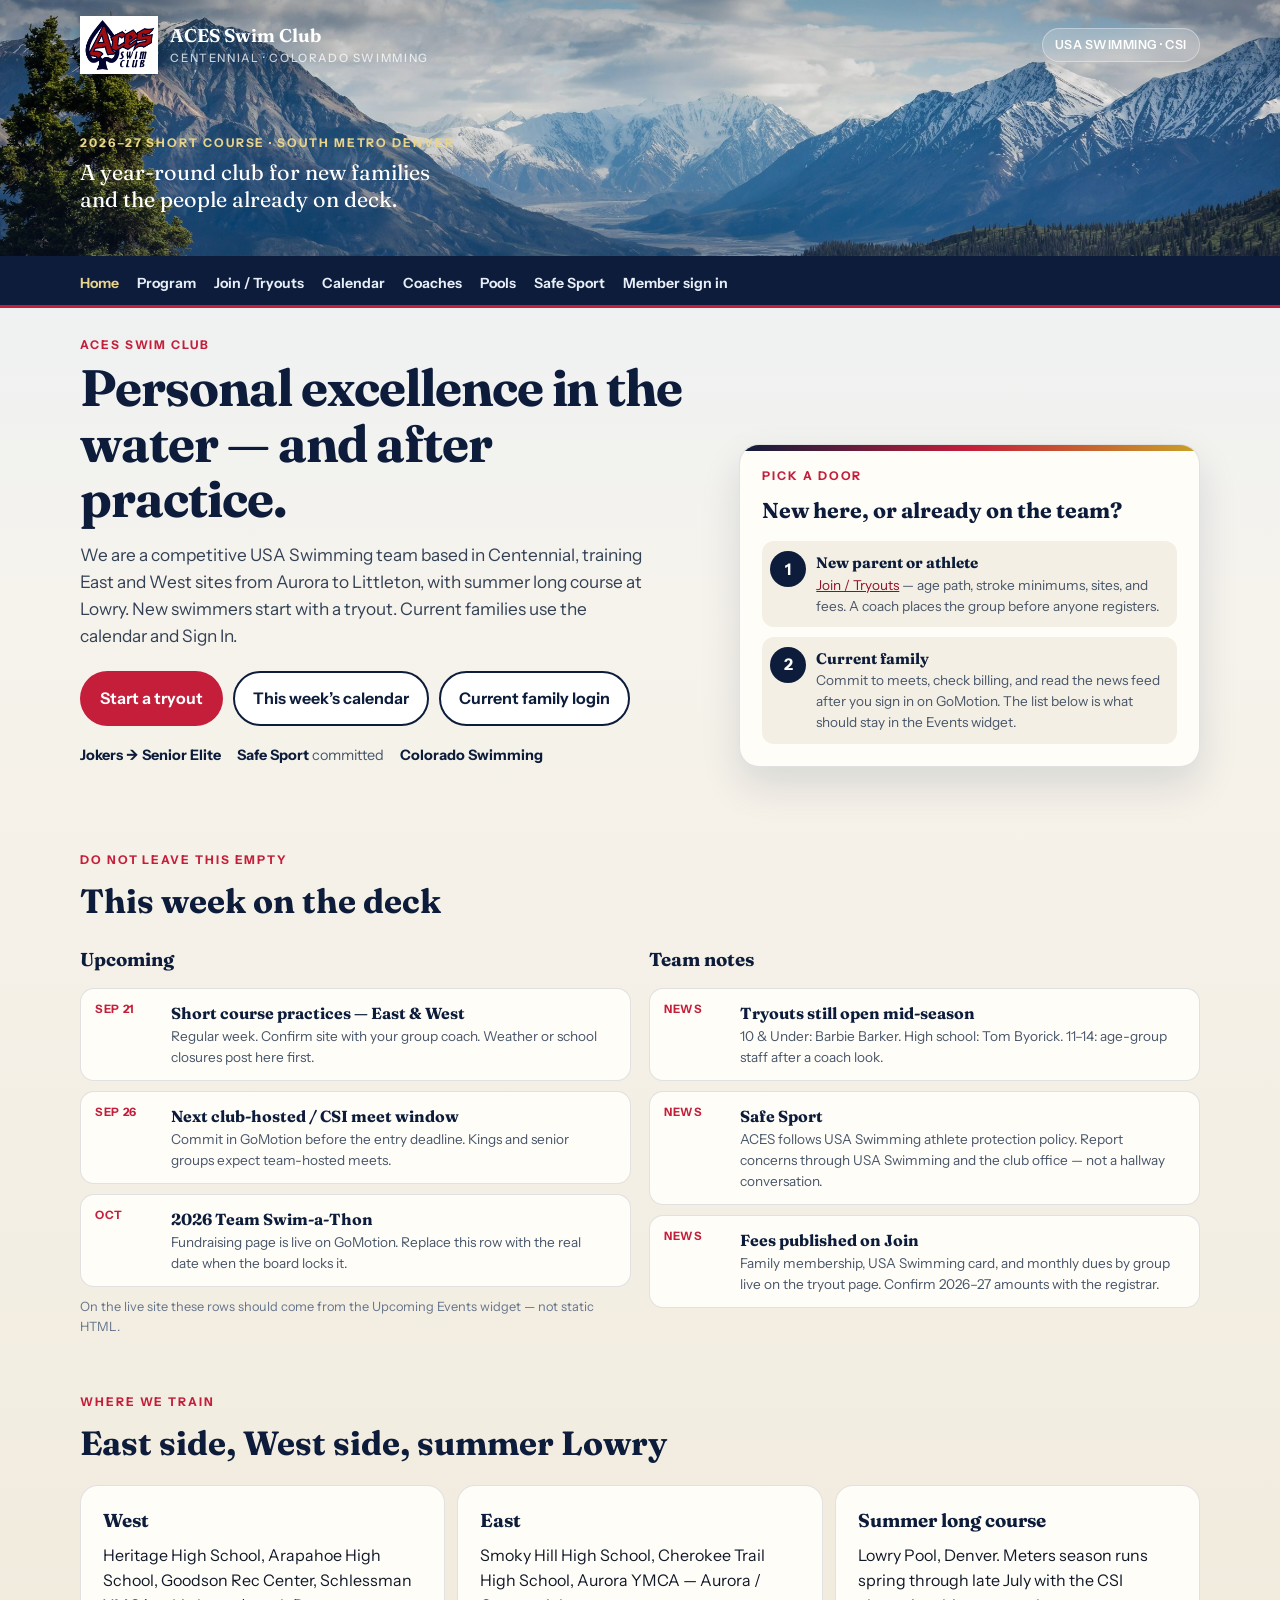
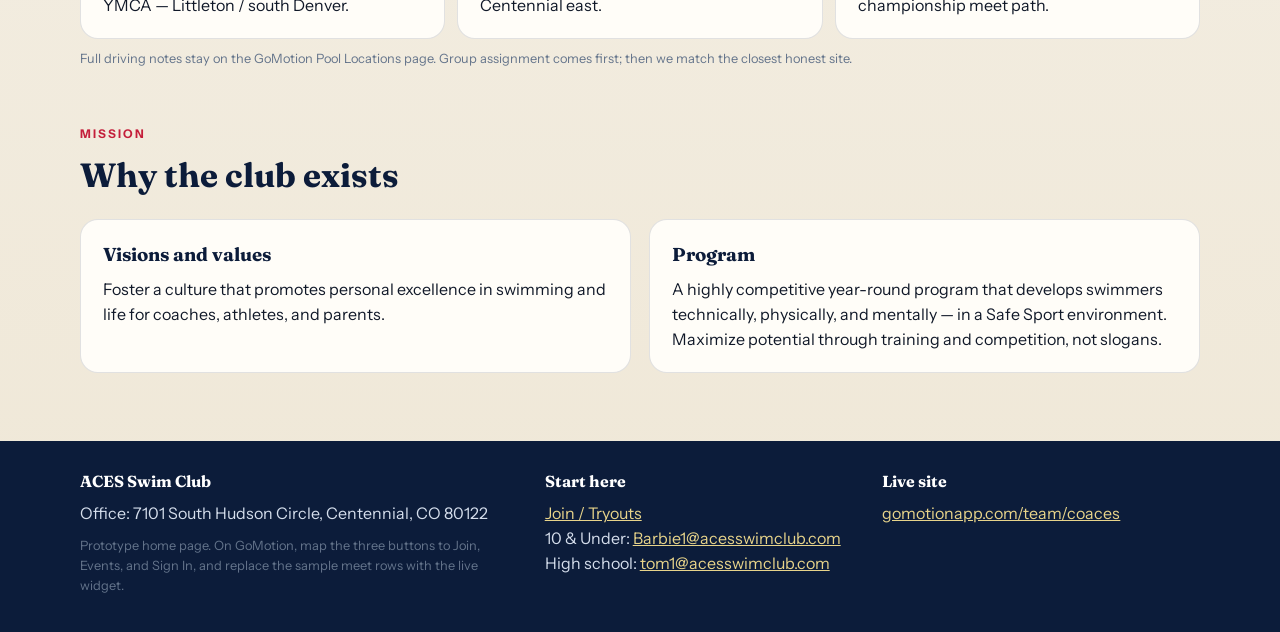
<file: index.html>
<!DOCTYPE html>
<html lang="en">
<head>
  <meta charset="UTF-8" />
  <meta name="viewport" content="width=device-width, initial-scale=1" />
  <title>Home · ACES Swim Club · Centennial, Colorado</title>
  <link rel="preconnect" href="https://fonts.googleapis.com" />
  <link rel="preconnect" href="https://fonts.gstatic.com" crossorigin />
  <link href="https://fonts.googleapis.com/css2?family=Instrument+Sans:ital,wght@0,400;0,500;0,600;0,700;1,400&family=Fraunces:opsz,wght@9..144,500;9..144,650&display=swap" rel="stylesheet" />
  <link rel="stylesheet" href="aces.css" />
</head>
<body>
  <div class="skyline">
    <div class="wrap topbar">
      <a class="brand" href="index.html">
        <img class="ace-logo" src="aces.png" alt="ACES Swim Club logo" />
        <div class="brand-name">ACES Swim Club<span>Centennial · Colorado Swimming</span></div>
      </a>
      <div class="chip">USA Swimming · CSI</div>
    </div>
    <div class="wrap banner-copy">
      <p class="section-kicker">2026–27 short course · South metro Denver</p>
      <p>A year-round club for new families and the people already on deck.</p>
    </div>
  </div>

  <nav class="site-nav" aria-label="Primary">
    <ul class="wrap">
      <li><a href="home.html" aria-current="page">Home</a></li>
      <li><a href="program.html">Program</a></li>
      <li><a href="ACES-join-tryouts.html">Join / Tryouts</a></li>
      <li><a href="#calendar">Calendar</a></li>
      <li><a href="coaches.html">Coaches</a></li>
      <li><a href="pools.html">Pools</a></li>
      <li><a href="safe-sport.html">Safe Sport</a></li>
      <li><a href="https://www.gomotionapp.com/team/coaces/page/home">Member sign in</a></li>
    </ul>
  </nav>

  <header class="wrap hero">
    <div>
      <p class="section-kicker">ACES Swim Club</p>
      <h1>Personal excellence in the water — and after practice.</h1>
      <p class="lede">We are a competitive USA Swimming team based in Centennial, training East and West sites from Aurora to Littleton, with summer long course at Lowry. New swimmers start with a tryout. Current families use the calendar and Sign In.</p>
      <div class="cta-row">
        <a class="btn btn-primary" href="ACES-join-tryouts.html">Start a tryout</a>
        <a class="btn btn-ghost" href="#calendar">This week’s calendar</a>
        <a class="btn btn-ghost" href="https://www.gomotionapp.com/team/coaces/page/home">Current family login</a>
      </div>
      <div class="meta">
        <span><strong>Jokers → Senior Elite</strong></span>
        <span><strong>Safe Sport</strong> committed</span>
        <span><strong>Colorado Swimming</strong></span>
      </div>
    </div>
    <aside class="try-card">
      <p class="section-kicker">Pick a door</p>
      <h2>New here, or already on the team?</h2>
      <div class="path">
        <article>
          <div class="num">1</div>
          <div>
            <h3>New parent or athlete</h3>
            <p><a href="ACES-join-tryouts.html">Join / Tryouts</a> — age path, stroke minimums, sites, and fees. A coach places the group before anyone registers.</p>
          </div>
        </article>
        <article>
          <div class="num">2</div>
          <div>
            <h3>Current family</h3>
            <p>Commit to meets, check billing, and read the news feed after you sign in on GoMotion. The list below is what should stay in the Events widget.</p>
          </div>
        </article>
      </div>
    </aside>
  </header>

  <section class="wrap" id="calendar">
    <p class="section-kicker">Do not leave this empty</p>
    <h2 class="sec">This week on the deck</h2>
    <div class="split">
      <div>
        <h3>Upcoming</h3>
        <div class="feed">
          <article class="event">
            <time datetime="2026-09-21">Sep 21</time>
            <div>
              <h3>Short course practices — East &amp; West</h3>
              <p>Regular week. Confirm site with your group coach. Weather or school closures post here first.</p>
            </div>
          </article>
          <article class="event">
            <time datetime="2026-09-26">Sep 26</time>
            <div>
              <h3>Next club-hosted / CSI meet window</h3>
              <p>Commit in GoMotion before the entry deadline. Kings and senior groups expect team-hosted meets.</p>
            </div>
          </article>
          <article class="event">
            <time datetime="2026-10-01">Oct</time>
            <div>
              <h3>2026 Team Swim-a-Thon</h3>
              <p>Fundraising page is live on GoMotion. Replace this row with the real date when the board locks it.</p>
            </div>
          </article>
        </div>
        <p class="fine">On the live site these rows should come from the Upcoming Events widget — not static HTML.</p>
      </div>
      <div>
        <h3>Team notes</h3>
        <div class="feed">
          <article class="news-item">
            <time datetime="2026-09-20">News</time>
            <div>
              <h3>Tryouts still open mid-season</h3>
              <p>10 &amp; Under: Barbie Barker. High school: Tom Byorick. 11–14: age-group staff after a coach look.</p>
            </div>
          </article>
          <article class="news-item">
            <time datetime="2026-09-15">News</time>
            <div>
              <h3>Safe Sport</h3>
              <p>ACES follows USA Swimming athlete protection policy. Report concerns through USA Swimming and the club office — not a hallway conversation.</p>
            </div>
          </article>
          <article class="news-item">
            <time datetime="2026-09-01">News</time>
            <div>
              <h3>Fees published on Join</h3>
              <p>Family membership, USA Swimming card, and monthly dues by group live on the tryout page. Confirm 2026–27 amounts with the registrar.</p>
            </div>
          </article>
        </div>
      </div>
    </div>
  </section>

  <section class="wrap" id="sites">
    <p class="section-kicker">Where we train</p>
    <h2 class="sec">East side, West side, summer Lowry</h2>
    <div class="sites-strip">
      <article class="panel">
        <h3>West</h3>
        <p>Heritage High School, Arapahoe High School, Goodson Rec Center, Schlessman YMCA — Littleton / south Denver.</p>
      </article>
      <article class="panel">
        <h3>East</h3>
        <p>Smoky Hill High School, Cherokee Trail High School, Aurora YMCA — Aurora / Centennial east.</p>
      </article>
      <article class="panel">
        <h3>Summer long course</h3>
        <p>Lowry Pool, Denver. Meters season runs spring through late July with the CSI championship meet path.</p>
      </article>
    </div>
    <p class="fine">Full driving notes stay on the GoMotion Pool Locations page. Group assignment comes first; then we match the closest honest site.</p>
  </section>

  <section class="wrap">
    <p class="section-kicker">Mission</p>
    <h2 class="sec">Why the club exists</h2>
    <div class="split">
      <article class="panel">
        <h3>Visions and values</h3>
        <p>Foster a culture that promotes personal excellence in swimming and life for coaches, athletes, and parents.</p>
      </article>
      <article class="panel">
        <h3>Program</h3>
        <p>A highly competitive year-round program that develops swimmers technically, physically, and mentally — in a Safe Sport environment. Maximize potential through training and competition, not slogans.</p>
      </article>
    </div>
  </section>

  <footer>
    <div class="wrap foot">
      <div>
        <h4>ACES Swim Club</h4>
        <p>Office: 7101 South Hudson Circle, Centennial, CO 80122</p>
        <p class="fine">Prototype home page. On GoMotion, map the three buttons to Join, Events, and Sign In, and replace the sample meet rows with the live widget.</p>
      </div>
      <div>
        <h4>Start here</h4>
        <p><a href="ACES-join-tryouts.html">Join / Tryouts</a><br />
        10 &amp; Under: <a href="mailto:Barbie1@acesswimclub.com">Barbie1@acesswimclub.com</a><br />
        High school: <a href="mailto:tom1@acesswimclub.com">tom1@acesswimclub.com</a></p>
      </div>
      <div>
        <h4>Live site</h4>
        <p><a href="https://www.gomotionapp.com/team/coaces/page/home">gomotionapp.com/team/coaces</a></p>
      </div>
    </div>
  </footer>
</body>
</html>
</file>
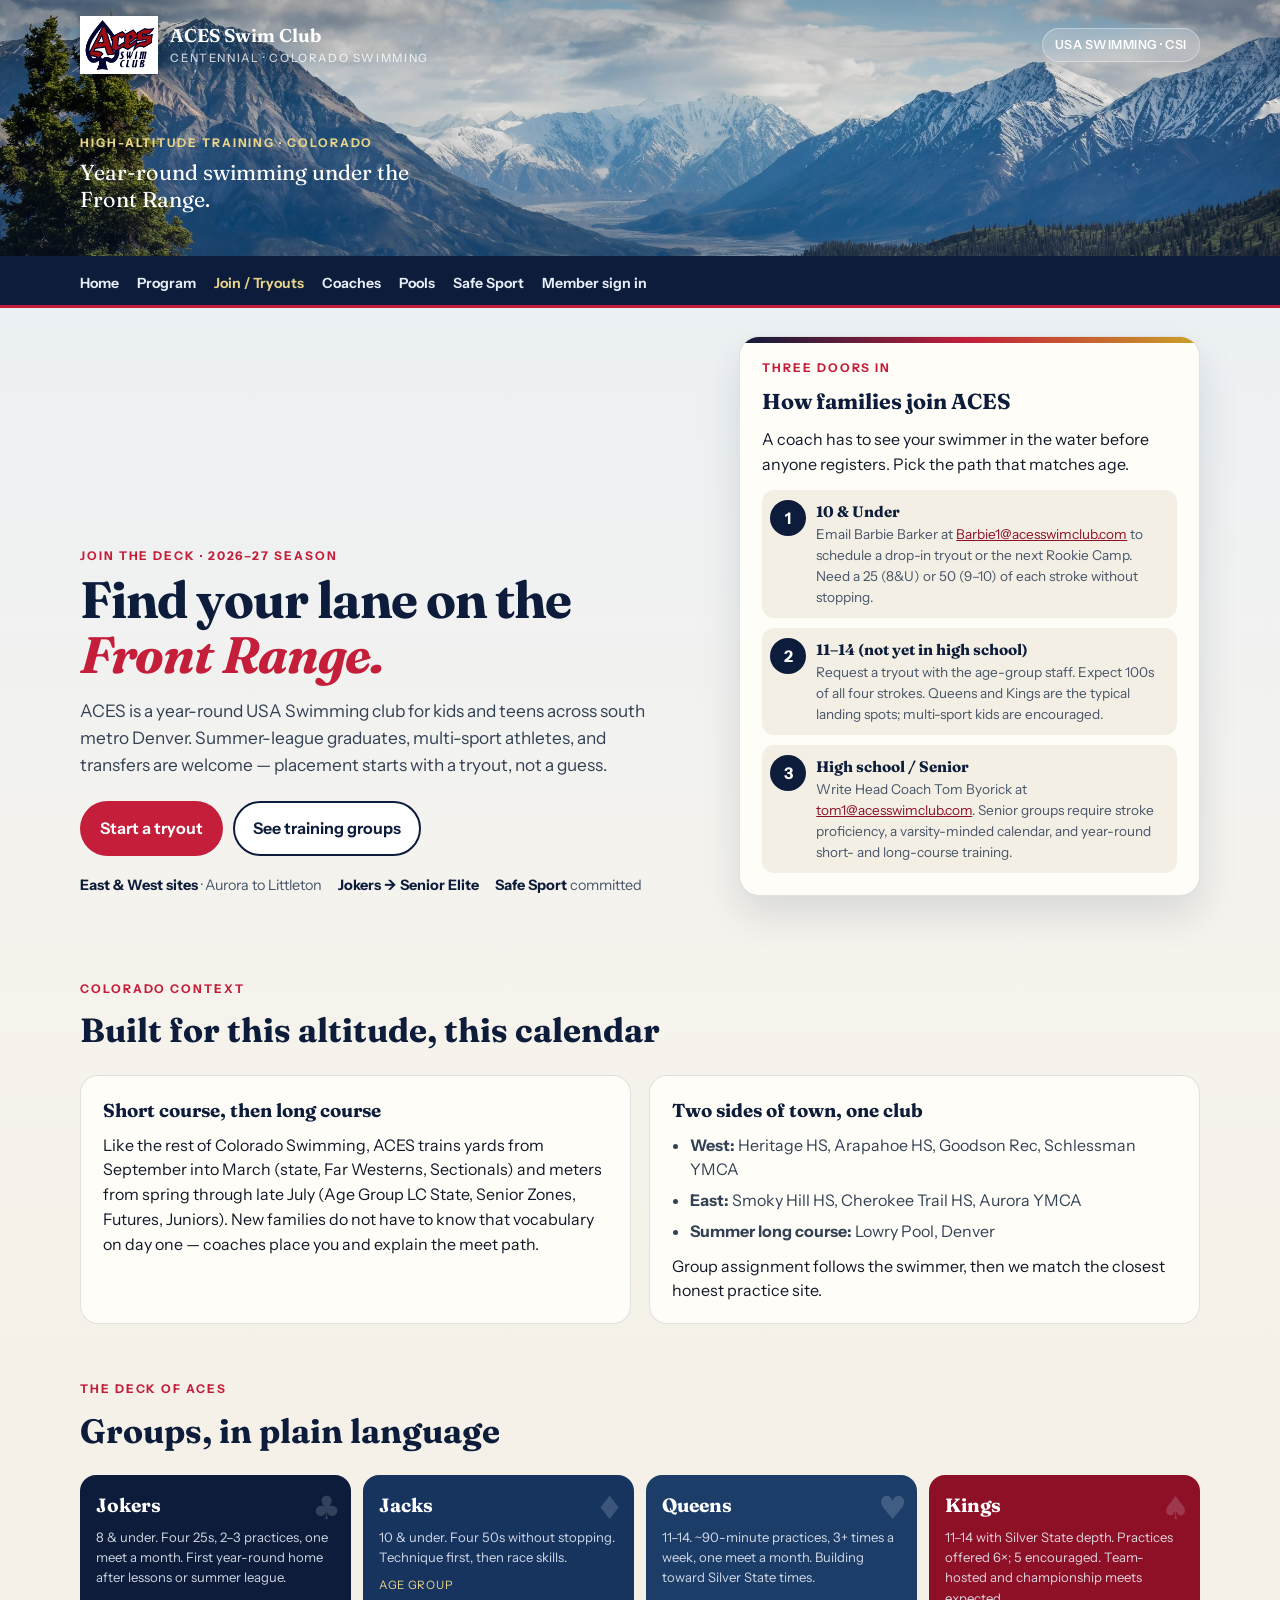
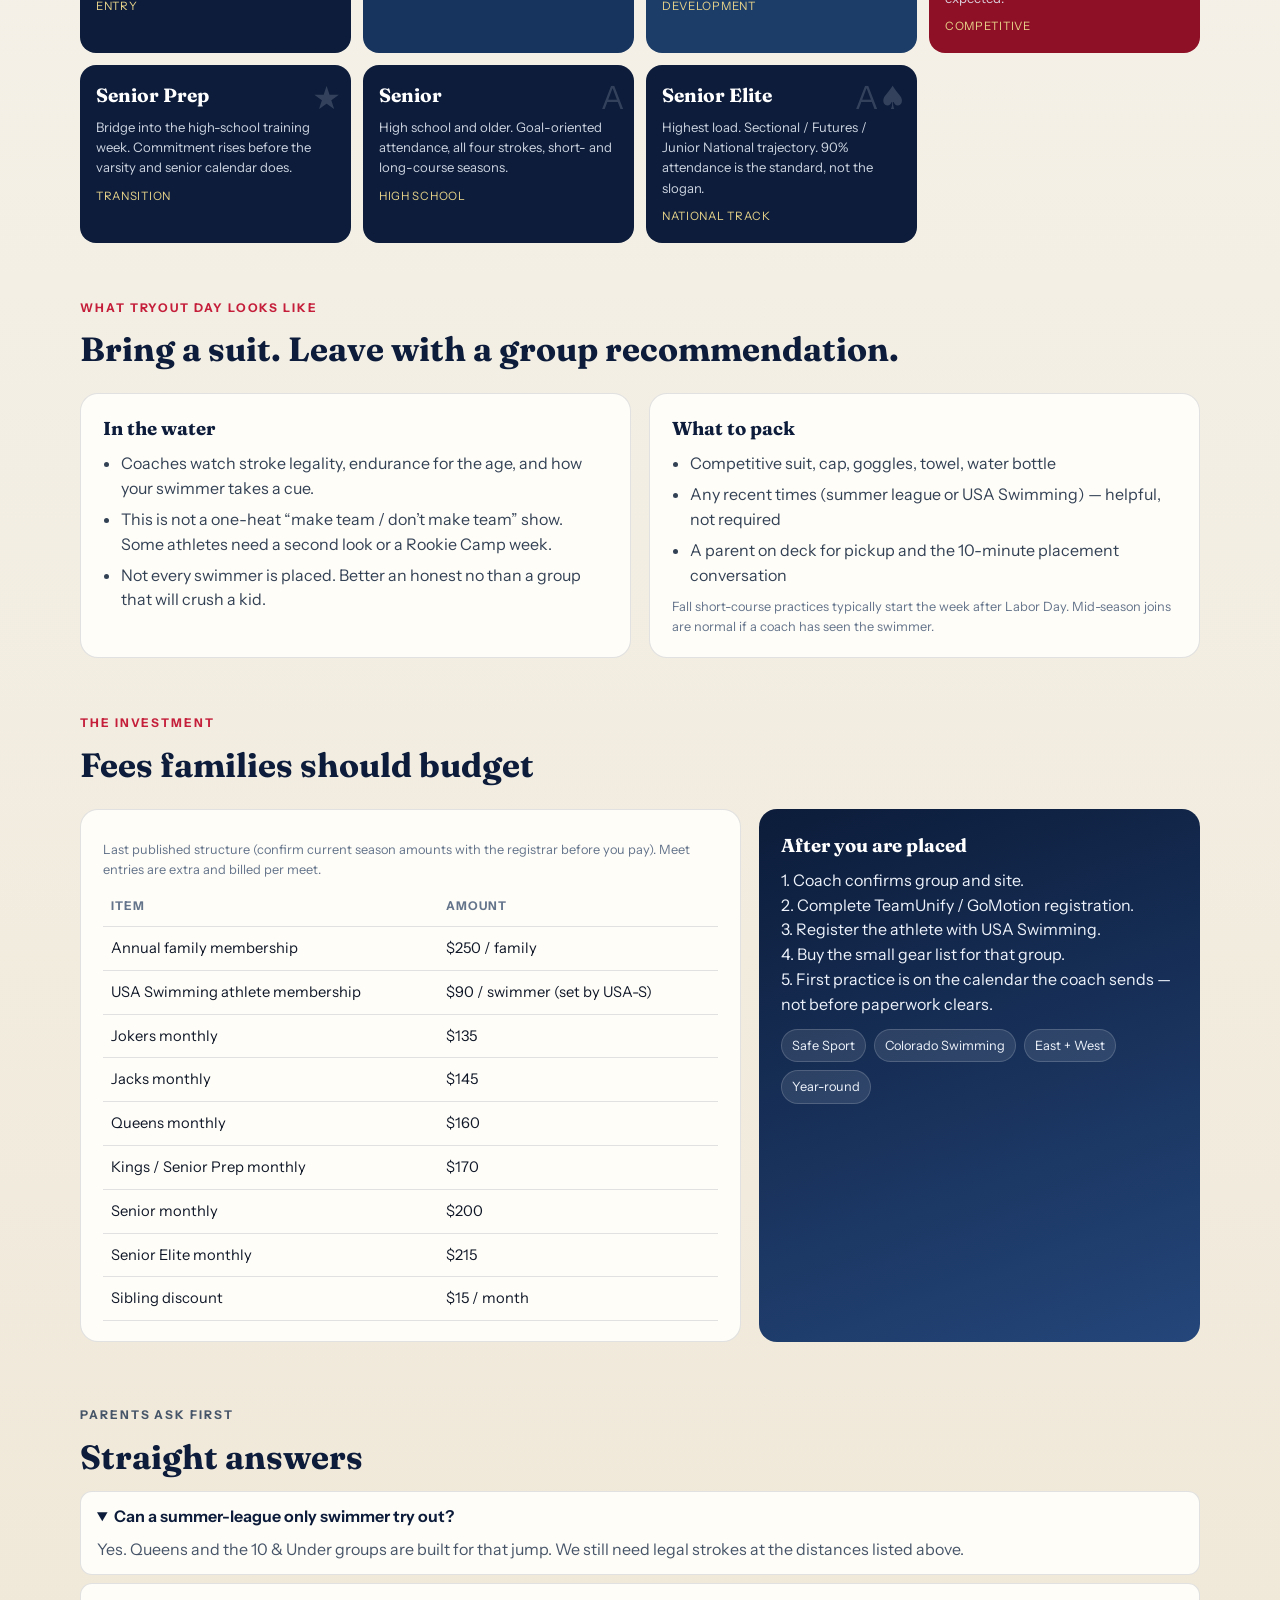
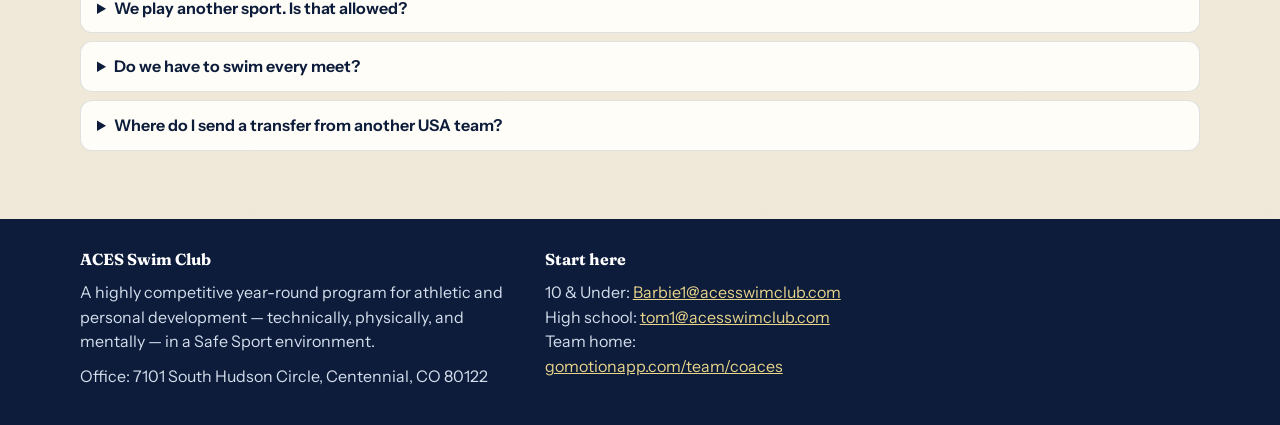
<file: ACES-join-tryouts.html>
<!DOCTYPE html>
<html lang="en">
<head>
  <meta charset="UTF-8" />
  <meta name="viewport" content="width=device-width, initial-scale=1" />
  <title>Join / Tryouts · ACES Swim Club · Centennial, Colorado</title>
  <link rel="preconnect" href="https://fonts.googleapis.com" />
  <link rel="preconnect" href="https://fonts.gstatic.com" crossorigin />
  <link href="https://fonts.googleapis.com/css2?family=Instrument+Sans:ital,wght@0,400;0,500;0,600;0,700;1,400&family=Fraunces:opsz,wght@9..144,500;9..144,650&display=swap" rel="stylesheet" />
  <link rel="stylesheet" href="aces.css" />
</head>
<body>
  <div class="skyline">
    <div class="wrap topbar">
      <a class="brand" href="https://www.gomotionapp.com/team/coaces/page/home">
        <img class="ace-logo" src="aces.png" alt="ACES Swim Club logo" />
        <div class="brand-name">ACES Swim Club<span>Centennial · Colorado Swimming</span></div>
      </a>
      <div class="chip">USA Swimming · CSI</div>
    </div>
    <div class="wrap banner-copy">
      <p class="section-kicker">High-altitude training · Colorado</p>
      <p>Year-round swimming under the Front Range.</p>
    </div>
  </div>

    <nav class="site-nav" aria-label="Primary">
    <ul class="wrap">
      <li><a href="home.html">Home</a></li>
      <li><a href="program.html">Program</a></li>
      <li><a href="ACES-join-tryouts.html" aria-current="page">Join / Tryouts</a></li>
      <li><a href="coaches.html">Coaches</a></li>
      <li><a href="pools.html">Pools</a></li>
      <li><a href="safe-sport.html">Safe Sport</a></li>
      <li><a href="https://www.gomotionapp.com/team/coaces/page/home">Member sign in</a></li>
    </ul>
  </nav>

  
  <header class="wrap hero">
    <div>
      <p class="section-kicker">Join the deck · 2026–27 season</p>
      <h1>Find your lane on the <em>Front Range.</em></h1>
      <p class="lede">ACES is a year-round USA Swimming club for kids and teens across south metro Denver. Summer-league graduates, multi-sport athletes, and transfers are welcome — placement starts with a tryout, not a guess.</p>
      <div class="cta-row">
        <a class="btn btn-primary" href="#paths">Start a tryout</a>
        <a class="btn btn-ghost" href="#groups">See training groups</a>
      </div>
      <div class="meta">
        <span><strong>East &amp; West sites</strong> · Aurora to Littleton</span>
        <span><strong>Jokers → Senior Elite</strong></span>
        <span><strong>Safe Sport</strong> committed</span>
      </div>
    </div>

    <aside class="try-card" id="paths">
      <p class="section-kicker">Three doors in</p>
      <h2>How families join ACES</h2>
      <p>A coach has to see your swimmer in the water before anyone registers. Pick the path that matches age.</p>
      <div class="path">
        <article>
          <div class="num">1</div>
          <div>
            <h3>10 &amp; Under</h3>
            <p>Email Barbie Barker at <a href="mailto:Barbie1@acesswimclub.com">Barbie1@acesswimclub.com</a> to schedule a drop-in tryout or the next Rookie Camp. Need a 25 (8&amp;U) or 50 (9–10) of each stroke without stopping.</p>
          </div>
        </article>
        <article>
          <div class="num">2</div>
          <div>
            <h3>11–14 (not yet in high school)</h3>
            <p>Request a tryout with the age-group staff. Expect 100s of all four strokes. Queens and Kings are the typical landing spots; multi-sport kids are encouraged.</p>
          </div>
        </article>
        <article>
          <div class="num">3</div>
          <div>
            <h3>High school / Senior</h3>
            <p>Write Head Coach Tom Byorick at <a href="mailto:tom1@acesswimclub.com">tom1@acesswimclub.com</a>. Senior groups require stroke proficiency, a varsity-minded calendar, and year-round short- and long-course training.</p>
          </div>
        </article>
      </div>
    </aside>
  </header>

  <section class="wrap" id="ready">
    <p class="section-kicker">Colorado context</p>
    <h2 class="sec">Built for this altitude, this calendar</h2>
    <div class="split">
      <article class="panel">
        <h3>Short course, then long course</h3>
        <p>Like the rest of Colorado Swimming, ACES trains yards from September into March (state, Far Westerns, Sectionals) and meters from spring through late July (Age Group LC State, Senior Zones, Futures, Juniors). New families do not have to know that vocabulary on day one — coaches place you and explain the meet path.</p>
      </article>
      <article class="panel">
        <h3>Two sides of town, one club</h3>
        <ul>
          <li><strong>West:</strong> Heritage HS, Arapahoe HS, Goodson Rec, Schlessman YMCA</li>
          <li><strong>East:</strong> Smoky Hill HS, Cherokee Trail HS, Aurora YMCA</li>
          <li><strong>Summer long course:</strong> Lowry Pool, Denver</li>
        </ul>
        <p style="margin-top:10px">Group assignment follows the swimmer, then we match the closest honest practice site.</p>
      </article>
    </div>
  </section>

  <section class="wrap" id="groups">
    <p class="section-kicker">The deck of ACES</p>
    <h2 class="sec">Groups, in plain language</h2>
    <div class="groups">
      <article class="g"><span class="suit">♣</span><h3>Jokers</h3><p>8 &amp; under. Four 25s, 2–3 practices, one meet a month. First year-round home after lessons or summer league.</p><span class="tag">Entry</span></article>
      <article class="g"><span class="suit">♦</span><h3>Jacks</h3><p>10 &amp; under. Four 50s without stopping. Technique first, then race skills.</p><span class="tag">Age group</span></article>
      <article class="g"><span class="suit">♥</span><h3>Queens</h3><p>11–14. ~90-minute practices, 3+ times a week, one meet a month. Building toward Silver State times.</p><span class="tag">Development</span></article>
      <article class="g"><span class="suit">♠</span><h3>Kings</h3><p>11–14 with Silver State depth. Practices offered 6×; 5 encouraged. Team-hosted and championship meets expected.</p><span class="tag">Competitive</span></article>
      <article class="g"><span class="suit">★</span><h3>Senior Prep</h3><p>Bridge into the high-school training week. Commitment rises before the varsity and senior calendar does.</p><span class="tag">Transition</span></article>
      <article class="g"><span class="suit">A</span><h3>Senior</h3><p>High school and older. Goal-oriented attendance, all four strokes, short- and long-course seasons.</p><span class="tag">High school</span></article>
      <article class="g"><span class="suit">A♠</span><h3>Senior Elite</h3><p>Highest load. Sectional / Futures / Junior National trajectory. 90% attendance is the standard, not the slogan.</p><span class="tag">National track</span></article>
    </div>
  </section>

  <section class="wrap" id="tryout">
    <p class="section-kicker">What tryout day looks like</p>
    <h2 class="sec">Bring a suit. Leave with a group recommendation.</h2>
    <div class="split">
      <article class="panel">
        <h3>In the water</h3>
        <ul>
          <li>Coaches watch stroke legality, endurance for the age, and how your swimmer takes a cue.</li>
          <li>This is not a one-heat “make team / don’t make team” show. Some athletes need a second look or a Rookie Camp week.</li>
          <li>Not every swimmer is placed. Better an honest no than a group that will crush a kid.</li>
        </ul>
      </article>
      <article class="panel">
        <h3>What to pack</h3>
        <ul>
          <li>Competitive suit, cap, goggles, towel, water bottle</li>
          <li>Any recent times (summer league or USA Swimming) — helpful, not required</li>
          <li>A parent on deck for pickup and the 10-minute placement conversation</li>
        </ul>
        <p class="fine">Fall short-course practices typically start the week after Labor Day. Mid-season joins are normal if a coach has seen the swimmer.</p>
      </article>
    </div>
  </section>

  <section class="wrap" id="cost">
    <p class="section-kicker">The investment</p>
    <h2 class="sec">Fees families should budget</h2>
    <div class="sites">
      <article class="panel">
        <p class="fine">Last published structure (confirm current season amounts with the registrar before you pay). Meet entries are extra and billed per meet.</p>
        <table>
          <thead><tr><th>Item</th><th>Amount</th></tr></thead>
          <tbody>
            <tr><td>Annual family membership</td><td>$250 / family</td></tr>
            <tr><td>USA Swimming athlete membership</td><td>$90 / swimmer (set by USA-S)</td></tr>
            <tr><td>Jokers monthly</td><td>$135</td></tr>
            <tr><td>Jacks monthly</td><td>$145</td></tr>
            <tr><td>Queens monthly</td><td>$160</td></tr>
            <tr><td>Kings / Senior Prep monthly</td><td>$170</td></tr>
            <tr><td>Senior monthly</td><td>$200</td></tr>
            <tr><td>Senior Elite monthly</td><td>$215</td></tr>
            <tr><td>Sibling discount</td><td>$15 / month</td></tr>
          </tbody>
        </table>
      </article>
      <aside class="map-note">
        <h3>After you are placed</h3>
        <p>1. Coach confirms group and site.<br />2. Complete TeamUnify / GoMotion registration.<br />3. Register the athlete with USA Swimming.<br />4. Buy the small gear list for that group.<br />5. First practice is on the calendar the coach sends — not before paperwork clears.</p>
        <div class="pills">
          <span>Safe Sport</span>
          <span>Colorado Swimming</span>
          <span>East + West</span>
          <span>Year-round</span>
        </div>
      </aside>
    </div>
  </section>

  <section class="wrap faq" id="faq">
    <p class="section-kicker">Parents ask first</p>
    <h2 class="sec">Straight answers</h2>
    <details open>
      <summary>Can a summer-league only swimmer try out?</summary>
      <p>Yes. Queens and the 10 &amp; Under groups are built for that jump. We still need legal strokes at the distances listed above.</p>
    </details>
    <details>
      <summary>We play another sport. Is that allowed?</summary>
      <p>Age-group coaches expect you to say so up front. Queens in particular welcomes multi-sport athletes. Senior Elite is a different contract — year-round swimming is the job.</p>
    </details>
    <details>
      <summary>Do we have to swim every meet?</summary>
      <p>Most groups plan on about one meet a month. Kings and senior groups also expect team-hosted meets and championships. Coaches will not surprise you with a hidden travel circuit on week one.</p>
    </details>
    <details>
      <summary>Where do I send a transfer from another USA team?</summary>
      <p>Same tryout path, plus your current club’s blessing to unattach / transfer. High schoolers start with Tom.</p>
    </details>
  </section>

  <footer>
    <div class="wrap foot">
      <div>
        <h4>ACES Swim Club</h4>
        <p>A highly competitive year-round program for athletic and personal development — technically, physically, and mentally — in a Safe Sport environment.</p>
        <p style="margin-top:10px">Office: 7101 South Hudson Circle, Centennial, CO 80122</p>
      </div>
      <div>
        <h4>Start here</h4>
        <p>10 &amp; Under: <a href="mailto:Barbie1@acesswimclub.com">Barbie1@acesswimclub.com</a><br />
        High school: <a href="mailto:tom1@acesswimclub.com">tom1@acesswimclub.com</a><br />
        Team home: <a href="https://www.gomotionapp.com/team/coaces/page/home">gomotionapp.com/team/coaces</a></p>
      </div>
      
    </div>
  </footer>
</body>
</html>
</file>
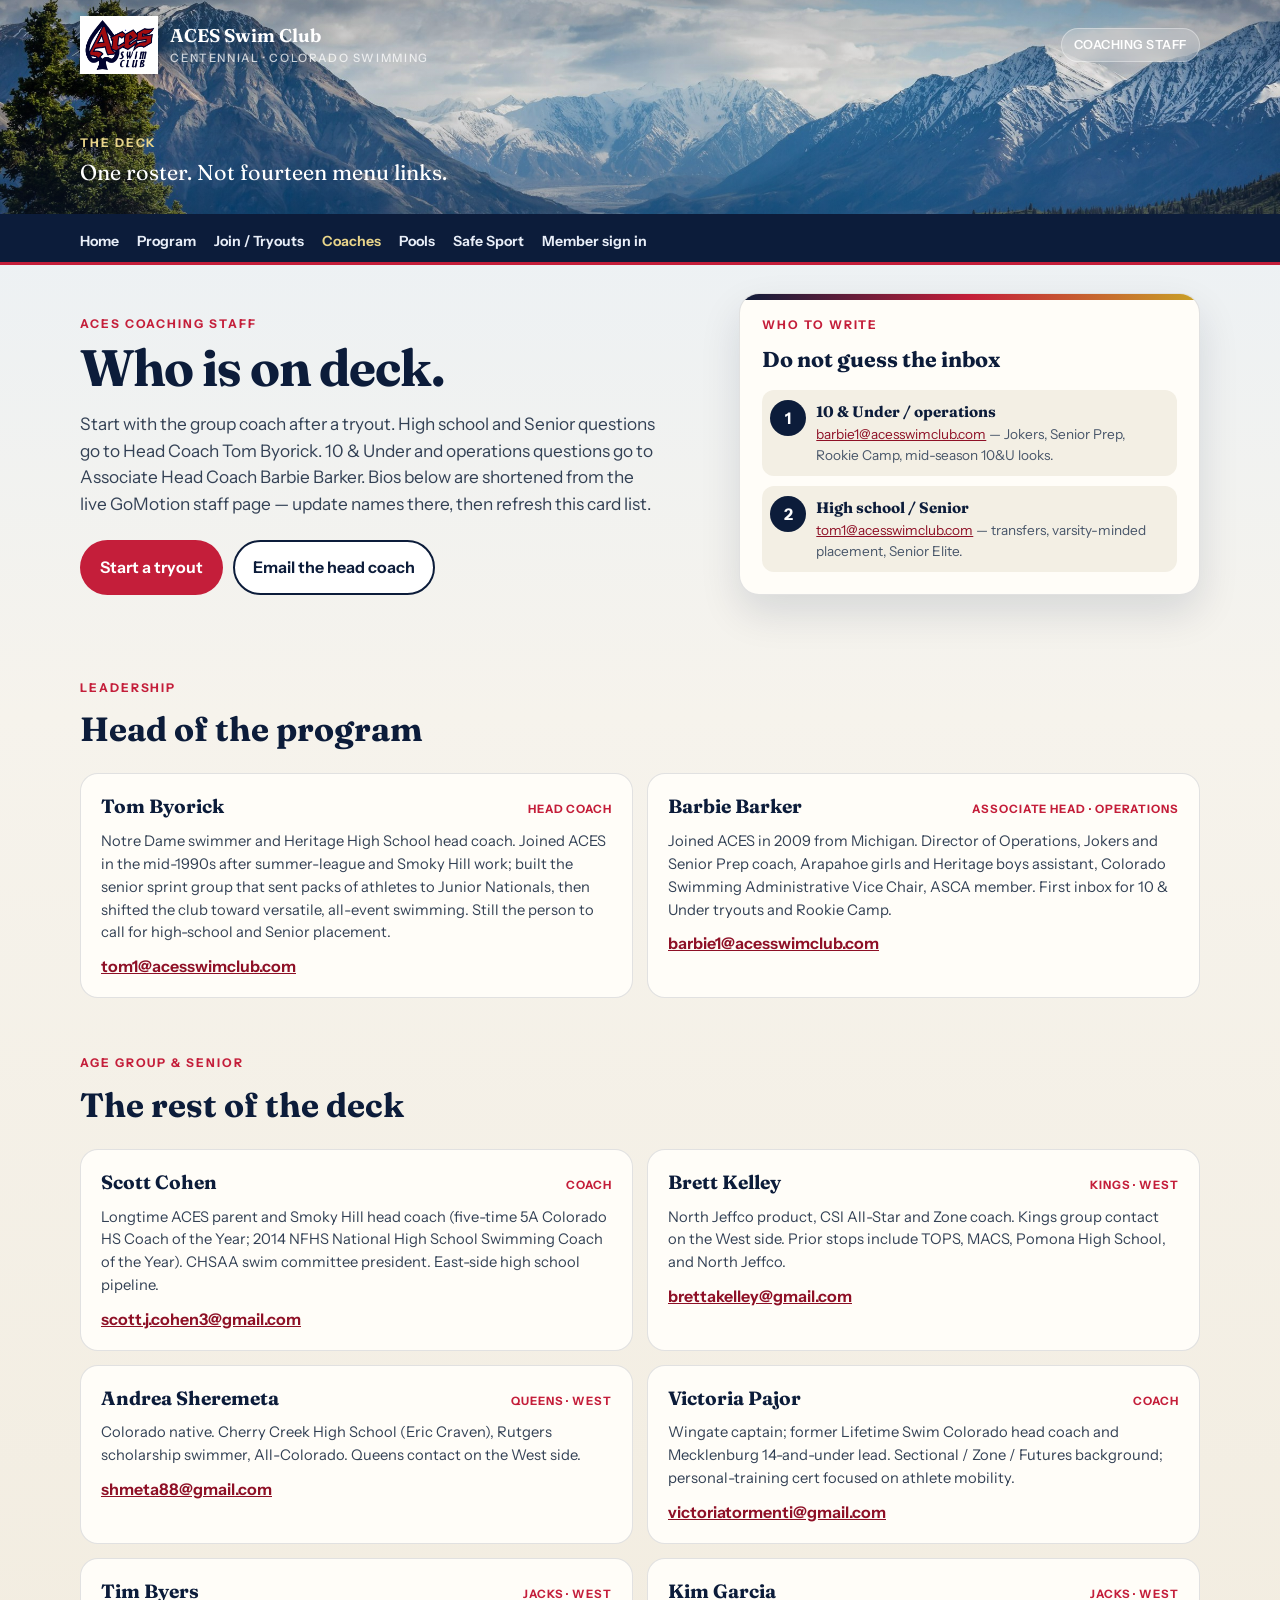
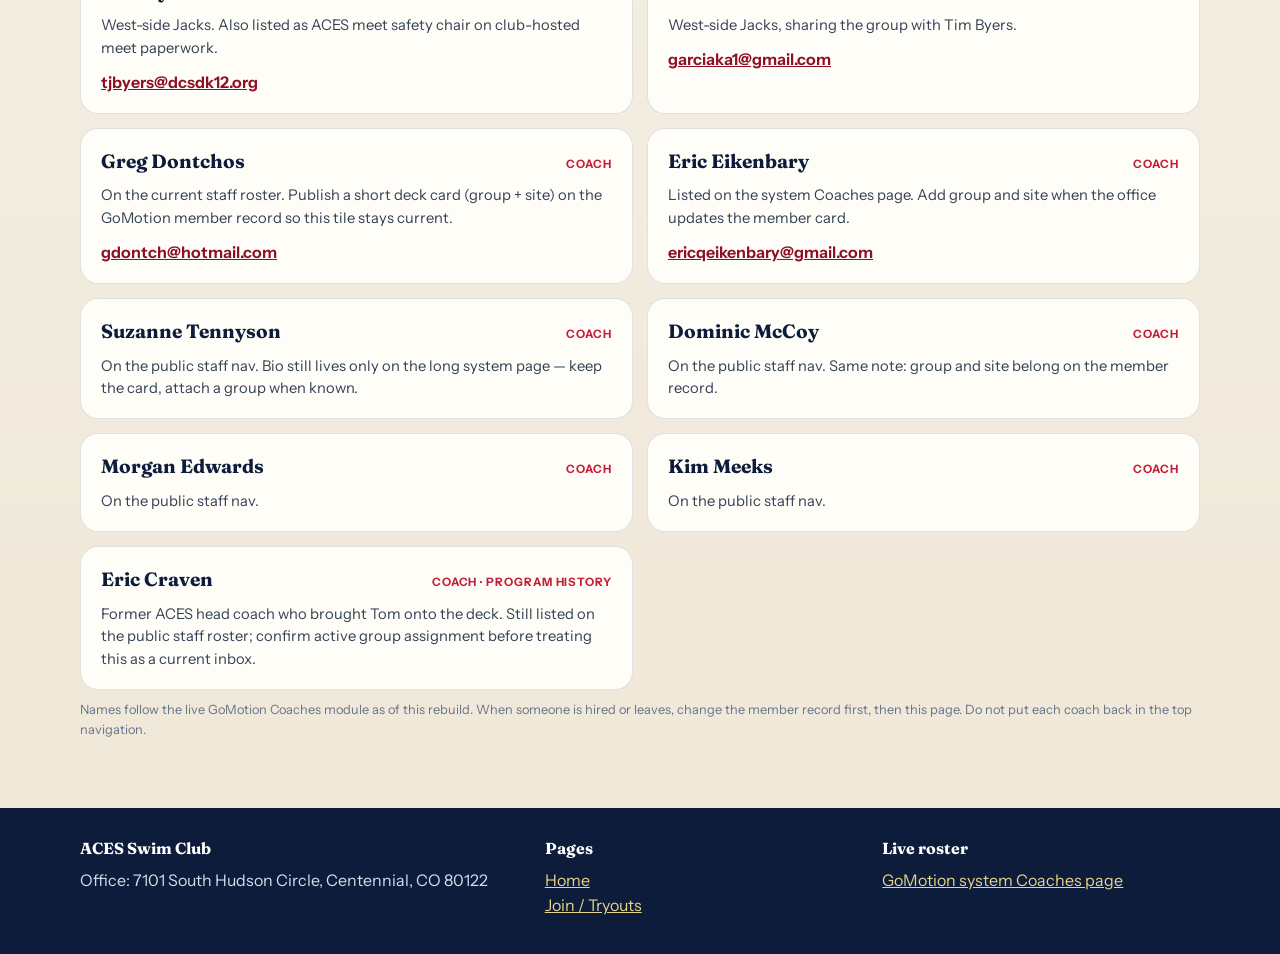
<file: coaches.html>
<!DOCTYPE html>
<html lang="en">
<head>
  <meta charset="UTF-8" />
  <meta name="viewport" content="width=device-width, initial-scale=1" />
  <title>Coaches · ACES Swim Club · Centennial, Colorado</title>
  <link rel="preconnect" href="https://fonts.googleapis.com" />
  <link rel="preconnect" href="https://fonts.gstatic.com" crossorigin />
  <link href="https://fonts.googleapis.com/css2?family=Instrument+Sans:ital,wght@0,400;0,500;0,600;0,700;1,400&family=Fraunces:opsz,wght@9..144,500;9..144,650&display=swap" rel="stylesheet" />
  <link rel="stylesheet" href="aces.css" />
</head>
<body>
  <div class="skyline skyline-short">
    <div class="wrap topbar">
      <a class="brand" href="home.html">
        <img class="ace-logo" src="aces.png" alt="ACES Swim Club logo" />
        <div class="brand-name">ACES Swim Club<span>Centennial · Colorado Swimming</span></div>
      </a>
      <div class="chip">Coaching staff</div>
    </div>
    <div class="wrap banner-copy">
      <p class="section-kicker">The deck</p>
      <p>One roster. Not fourteen menu links.</p>
    </div>
  </div>

  <nav class="site-nav" aria-label="Primary">
    <ul class="wrap">
      <li><a href="home.html">Home</a></li>
      <li><a href="program.html">Program</a></li>
      <li><a href="ACES-join-tryouts.html">Join / Tryouts</a></li>
      <li><a href="coaches.html" aria-current="page">Coaches</a></li>
      <li><a href="pools.html">Pools</a></li>
      <li><a href="safe-sport.html">Safe Sport</a></li>
      <li><a href="https://www.gomotionapp.com/team/coaces/page/home">Member sign in</a></li>
    </ul>
  </nav>

  <header class="wrap hero">
    <div>
      <p class="section-kicker">ACES coaching staff</p>
      <h1>Who is on deck.</h1>
      <p class="lede">Start with the group coach after a tryout. High school and Senior questions go to Head Coach Tom Byorick. 10 &amp; Under and operations questions go to Associate Head Coach Barbie Barker. Bios below are shortened from the live GoMotion staff page — update names there, then refresh this card list.</p>
      <div class="cta-row">
        <a class="btn btn-primary" href="ACES-join-tryouts.html">Start a tryout</a>
        <a class="btn btn-ghost" href="mailto:tom1@acesswimclub.com">Email the head coach</a>
      </div>
    </div>
    <aside class="try-card">
      <p class="section-kicker">Who to write</p>
      <h2>Do not guess the inbox</h2>
      <div class="path">
        <article>
          <div class="num">1</div>
          <div>
            <h3>10 &amp; Under / operations</h3>
            <p><a href="mailto:barbie1@acesswimclub.com">barbie1@acesswimclub.com</a> — Jokers, Senior Prep, Rookie Camp, mid-season 10&amp;U looks.</p>
          </div>
        </article>
        <article>
          <div class="num">2</div>
          <div>
            <h3>High school / Senior</h3>
            <p><a href="mailto:tom1@acesswimclub.com">tom1@acesswimclub.com</a> — transfers, varsity-minded placement, Senior Elite.</p>
          </div>
        </article>
      </div>
    </aside>
  </header>

  <section class="wrap">
    <p class="section-kicker">Leadership</p>
    <h2 class="sec">Head of the program</h2>
    <div class="coach-grid">
      <article class="coach" id="tom-byorick">
        <header>
          <h3>Tom Byorick</h3>
          <span class="role">Head coach</span>
        </header>
        <p>Notre Dame swimmer and Heritage High School head coach. Joined ACES in the mid-1990s after summer-league and Smoky Hill work; built the senior sprint group that sent packs of athletes to Junior Nationals, then shifted the club toward versatile, all-event swimming. Still the person to call for high-school and Senior placement.</p>
        <a class="mail" href="mailto:tom1@acesswimclub.com">tom1@acesswimclub.com</a>
      </article>
      <article class="coach" id="barbie-barker">
        <header>
          <h3>Barbie Barker</h3>
          <span class="role">Associate head · operations</span>
        </header>
        <p>Joined ACES in 2009 from Michigan. Director of Operations, Jokers and Senior Prep coach, Arapahoe girls and Heritage boys assistant, Colorado Swimming Administrative Vice Chair, ASCA member. First inbox for 10 &amp; Under tryouts and Rookie Camp.</p>
        <a class="mail" href="mailto:barbie1@acesswimclub.com">barbie1@acesswimclub.com</a>
      </article>
    </div>
  </section>

  <section class="wrap">
    <p class="section-kicker">Age group &amp; senior</p>
    <h2 class="sec">The rest of the deck</h2>
    <div class="coach-grid">
      <article class="coach">
        <header>
          <h3>Scott Cohen</h3>
          <span class="role">Coach</span>
        </header>
        <p>Longtime ACES parent and Smoky Hill head coach (five-time 5A Colorado HS Coach of the Year; 2014 NFHS National High School Swimming Coach of the Year). CHSAA swim committee president. East-side high school pipeline.</p>
        <a class="mail" href="mailto:scott.j.cohen3@gmail.com">scott.j.cohen3@gmail.com</a>
      </article>
      <article class="coach">
        <header>
          <h3>Brett Kelley</h3>
          <span class="role">Kings · West</span>
        </header>
        <p>North Jeffco product, CSI All-Star and Zone coach. Kings group contact on the West side. Prior stops include TOPS, MACS, Pomona High School, and North Jeffco.</p>
        <a class="mail" href="mailto:brettakelley@gmail.com">brettakelley@gmail.com</a>
      </article>
      <article class="coach">
        <header>
          <h3>Andrea Sheremeta</h3>
          <span class="role">Queens · West</span>
        </header>
        <p>Colorado native. Cherry Creek High School (Eric Craven), Rutgers scholarship swimmer, All-Colorado. Queens contact on the West side.</p>
        <a class="mail" href="mailto:shmeta88@gmail.com">shmeta88@gmail.com</a>
      </article>
      <article class="coach">
        <header>
          <h3>Victoria Pajor</h3>
          <span class="role">Coach</span>
        </header>
        <p>Wingate captain; former Lifetime Swim Colorado head coach and Mecklenburg 14-and-under lead. Sectional / Zone / Futures background; personal-training cert focused on athlete mobility.</p>
        <a class="mail" href="mailto:victoriatormenti@gmail.com">victoriatormenti@gmail.com</a>
      </article>
      <article class="coach">
        <header>
          <h3>Tim Byers</h3>
          <span class="role">Jacks · West</span>
        </header>
        <p>West-side Jacks. Also listed as ACES meet safety chair on club-hosted meet paperwork.</p>
        <a class="mail" href="mailto:tjbyers@dcsdk12.org">tjbyers@dcsdk12.org</a>
      </article>
      <article class="coach">
        <header>
          <h3>Kim Garcia</h3>
          <span class="role">Jacks · West</span>
        </header>
        <p>West-side Jacks, sharing the group with Tim Byers.</p>
        <a class="mail" href="mailto:garciaka1@gmail.com">garciaka1@gmail.com</a>
      </article>
      <article class="coach">
        <header>
          <h3>Greg Dontchos</h3>
          <span class="role">Coach</span>
        </header>
        <p>On the current staff roster. Publish a short deck card (group + site) on the GoMotion member record so this tile stays current.</p>
        <a class="mail" href="mailto:gdontch@hotmail.com">gdontch@hotmail.com</a>
      </article>
      <article class="coach">
        <header>
          <h3>Eric Eikenbary</h3>
          <span class="role">Coach</span>
        </header>
        <p>Listed on the system Coaches page. Add group and site when the office updates the member card.</p>
        <a class="mail" href="mailto:ericqeikenbary@gmail.com">ericqeikenbary@gmail.com</a>
      </article>
      <article class="coach">
        <header>
          <h3>Suzanne Tennyson</h3>
          <span class="role">Coach</span>
        </header>
        <p>On the public staff nav. Bio still lives only on the long system page — keep the card, attach a group when known.</p>
      </article>
      <article class="coach">
        <header>
          <h3>Dominic McCoy</h3>
          <span class="role">Coach</span>
        </header>
        <p>On the public staff nav. Same note: group and site belong on the member record.</p>
      </article>
      <article class="coach">
        <header>
          <h3>Morgan Edwards</h3>
          <span class="role">Coach</span>
        </header>
        <p>On the public staff nav.</p>
      </article>
      <article class="coach">
        <header>
          <h3>Kim Meeks</h3>
          <span class="role">Coach</span>
        </header>
        <p>On the public staff nav.</p>
      </article>
      <article class="coach">
        <header>
          <h3>Eric Craven</h3>
          <span class="role">Coach · program history</span>
        </header>
        <p>Former ACES head coach who brought Tom onto the deck. Still listed on the public staff roster; confirm active group assignment before treating this as a current inbox.</p>
      </article>
    </div>
    <p class="fine">Names follow the live GoMotion Coaches module as of this rebuild. When someone is hired or leaves, change the member record first, then this page. Do not put each coach back in the top navigation.</p>
  </section>

  <footer>
    <div class="wrap foot">
      <div>
        <h4>ACES Swim Club</h4>
        <p>Office: 7101 South Hudson Circle, Centennial, CO 80122</p>
      </div>
      <div>
        <h4>Pages</h4>
        <p><a href="home.html">Home</a><br /><a href="ACES-join-tryouts.html">Join / Tryouts</a></p>
      </div>
      <div>
        <h4>Live roster</h4>
        <p><a href="https://www.gomotionapp.com/team/coaces/page/system/coaches">GoMotion system Coaches page</a></p>
      </div>
    </div>
  </footer>
</body>
</html>
</file>
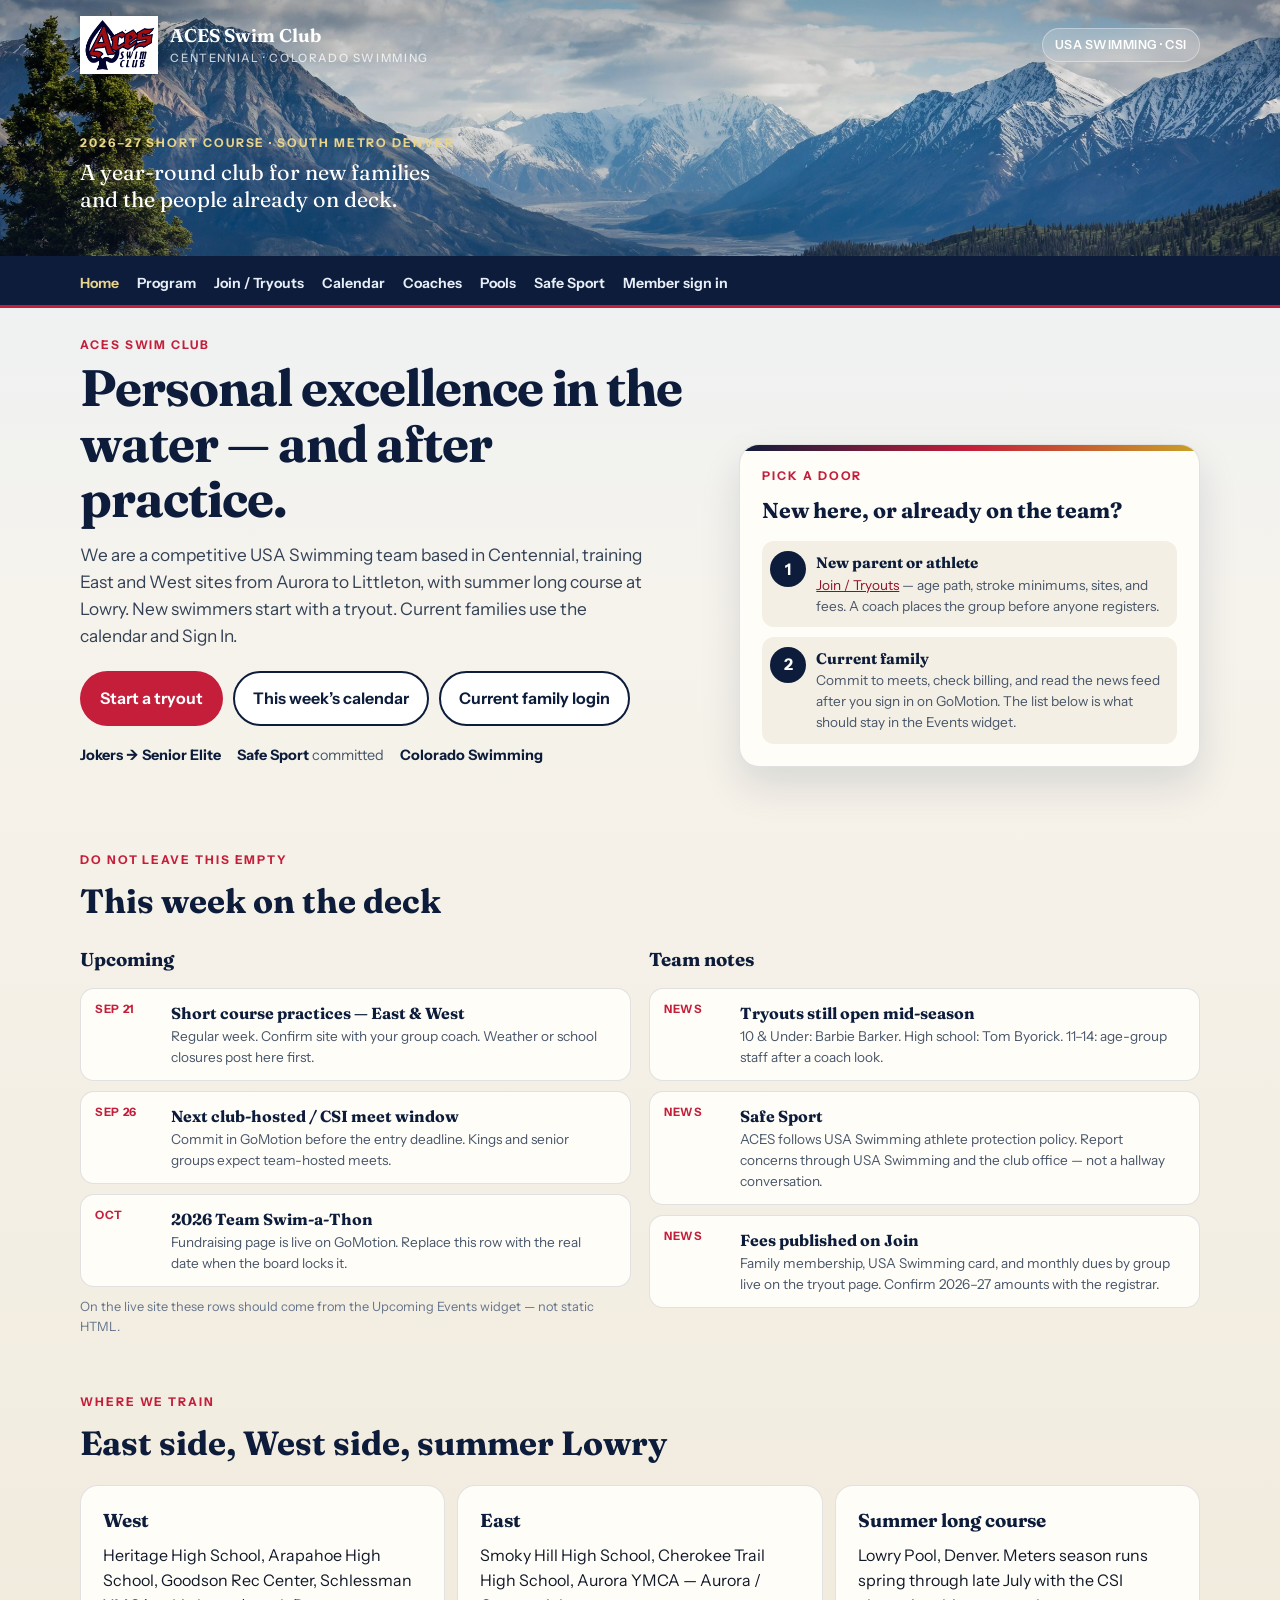
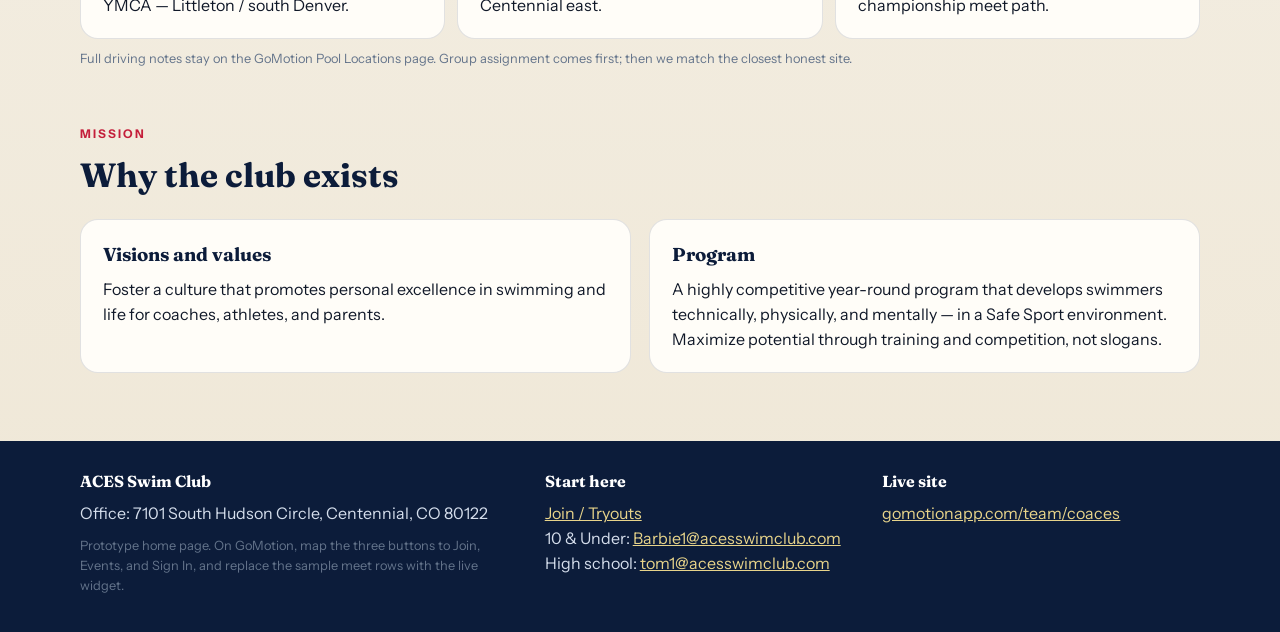
<file: home.html>
<!DOCTYPE html>
<html lang="en">
<head>
  <meta charset="UTF-8" />
  <meta name="viewport" content="width=device-width, initial-scale=1" />
  <title>Home · ACES Swim Club · Centennial, Colorado</title>
  <link rel="preconnect" href="https://fonts.googleapis.com" />
  <link rel="preconnect" href="https://fonts.gstatic.com" crossorigin />
  <link href="https://fonts.googleapis.com/css2?family=Instrument+Sans:ital,wght@0,400;0,500;0,600;0,700;1,400&family=Fraunces:opsz,wght@9..144,500;9..144,650&display=swap" rel="stylesheet" />
  <link rel="stylesheet" href="aces.css" />
</head>
<body>
  <div class="skyline">
    <div class="wrap topbar">
      <a class="brand" href="home.html">
        <img class="ace-logo" src="aces.png" alt="ACES Swim Club logo" />
        <div class="brand-name">ACES Swim Club<span>Centennial · Colorado Swimming</span></div>
      </a>
      <div class="chip">USA Swimming · CSI</div>
    </div>
    <div class="wrap banner-copy">
      <p class="section-kicker">2026–27 short course · South metro Denver</p>
      <p>A year-round club for new families and the people already on deck.</p>
    </div>
  </div>

  <nav class="site-nav" aria-label="Primary">
    <ul class="wrap">
      <li><a href="home.html" aria-current="page">Home</a></li>
      <li><a href="program.html">Program</a></li>
      <li><a href="ACES-join-tryouts.html">Join / Tryouts</a></li>
      <li><a href="#calendar">Calendar</a></li>
      <li><a href="coaches.html">Coaches</a></li>
      <li><a href="pools.html">Pools</a></li>
      <li><a href="safe-sport.html">Safe Sport</a></li>
      <li><a href="https://www.gomotionapp.com/team/coaces/page/home">Member sign in</a></li>
    </ul>
  </nav>

  <header class="wrap hero">
    <div>
      <p class="section-kicker">ACES Swim Club</p>
      <h1>Personal excellence in the water — and after practice.</h1>
      <p class="lede">We are a competitive USA Swimming team based in Centennial, training East and West sites from Aurora to Littleton, with summer long course at Lowry. New swimmers start with a tryout. Current families use the calendar and Sign In.</p>
      <div class="cta-row">
        <a class="btn btn-primary" href="ACES-join-tryouts.html">Start a tryout</a>
        <a class="btn btn-ghost" href="#calendar">This week’s calendar</a>
        <a class="btn btn-ghost" href="https://www.gomotionapp.com/team/coaces/page/home">Current family login</a>
      </div>
      <div class="meta">
        <span><strong>Jokers → Senior Elite</strong></span>
        <span><strong>Safe Sport</strong> committed</span>
        <span><strong>Colorado Swimming</strong></span>
      </div>
    </div>
    <aside class="try-card">
      <p class="section-kicker">Pick a door</p>
      <h2>New here, or already on the team?</h2>
      <div class="path">
        <article>
          <div class="num">1</div>
          <div>
            <h3>New parent or athlete</h3>
            <p><a href="ACES-join-tryouts.html">Join / Tryouts</a> — age path, stroke minimums, sites, and fees. A coach places the group before anyone registers.</p>
          </div>
        </article>
        <article>
          <div class="num">2</div>
          <div>
            <h3>Current family</h3>
            <p>Commit to meets, check billing, and read the news feed after you sign in on GoMotion. The list below is what should stay in the Events widget.</p>
          </div>
        </article>
      </div>
    </aside>
  </header>

  <section class="wrap" id="calendar">
    <p class="section-kicker">Do not leave this empty</p>
    <h2 class="sec">This week on the deck</h2>
    <div class="split">
      <div>
        <h3>Upcoming</h3>
        <div class="feed">
          <article class="event">
            <time datetime="2026-09-21">Sep 21</time>
            <div>
              <h3>Short course practices — East &amp; West</h3>
              <p>Regular week. Confirm site with your group coach. Weather or school closures post here first.</p>
            </div>
          </article>
          <article class="event">
            <time datetime="2026-09-26">Sep 26</time>
            <div>
              <h3>Next club-hosted / CSI meet window</h3>
              <p>Commit in GoMotion before the entry deadline. Kings and senior groups expect team-hosted meets.</p>
            </div>
          </article>
          <article class="event">
            <time datetime="2026-10-01">Oct</time>
            <div>
              <h3>2026 Team Swim-a-Thon</h3>
              <p>Fundraising page is live on GoMotion. Replace this row with the real date when the board locks it.</p>
            </div>
          </article>
        </div>
        <p class="fine">On the live site these rows should come from the Upcoming Events widget — not static HTML.</p>
      </div>
      <div>
        <h3>Team notes</h3>
        <div class="feed">
          <article class="news-item">
            <time datetime="2026-09-20">News</time>
            <div>
              <h3>Tryouts still open mid-season</h3>
              <p>10 &amp; Under: Barbie Barker. High school: Tom Byorick. 11–14: age-group staff after a coach look.</p>
            </div>
          </article>
          <article class="news-item">
            <time datetime="2026-09-15">News</time>
            <div>
              <h3>Safe Sport</h3>
              <p>ACES follows USA Swimming athlete protection policy. Report concerns through USA Swimming and the club office — not a hallway conversation.</p>
            </div>
          </article>
          <article class="news-item">
            <time datetime="2026-09-01">News</time>
            <div>
              <h3>Fees published on Join</h3>
              <p>Family membership, USA Swimming card, and monthly dues by group live on the tryout page. Confirm 2026–27 amounts with the registrar.</p>
            </div>
          </article>
        </div>
      </div>
    </div>
  </section>

  <section class="wrap" id="sites">
    <p class="section-kicker">Where we train</p>
    <h2 class="sec">East side, West side, summer Lowry</h2>
    <div class="sites-strip">
      <article class="panel">
        <h3>West</h3>
        <p>Heritage High School, Arapahoe High School, Goodson Rec Center, Schlessman YMCA — Littleton / south Denver.</p>
      </article>
      <article class="panel">
        <h3>East</h3>
        <p>Smoky Hill High School, Cherokee Trail High School, Aurora YMCA — Aurora / Centennial east.</p>
      </article>
      <article class="panel">
        <h3>Summer long course</h3>
        <p>Lowry Pool, Denver. Meters season runs spring through late July with the CSI championship meet path.</p>
      </article>
    </div>
    <p class="fine">Full driving notes stay on the GoMotion Pool Locations page. Group assignment comes first; then we match the closest honest site.</p>
  </section>

  <section class="wrap">
    <p class="section-kicker">Mission</p>
    <h2 class="sec">Why the club exists</h2>
    <div class="split">
      <article class="panel">
        <h3>Visions and values</h3>
        <p>Foster a culture that promotes personal excellence in swimming and life for coaches, athletes, and parents.</p>
      </article>
      <article class="panel">
        <h3>Program</h3>
        <p>A highly competitive year-round program that develops swimmers technically, physically, and mentally — in a Safe Sport environment. Maximize potential through training and competition, not slogans.</p>
      </article>
    </div>
  </section>

  <footer>
    <div class="wrap foot">
      <div>
        <h4>ACES Swim Club</h4>
        <p>Office: 7101 South Hudson Circle, Centennial, CO 80122</p>
        <p class="fine">Prototype home page. On GoMotion, map the three buttons to Join, Events, and Sign In, and replace the sample meet rows with the live widget.</p>
      </div>
      <div>
        <h4>Start here</h4>
        <p><a href="ACES-join-tryouts.html">Join / Tryouts</a><br />
        10 &amp; Under: <a href="mailto:Barbie1@acesswimclub.com">Barbie1@acesswimclub.com</a><br />
        High school: <a href="mailto:tom1@acesswimclub.com">tom1@acesswimclub.com</a></p>
      </div>
      <div>
        <h4>Live site</h4>
        <p><a href="https://www.gomotionapp.com/team/coaces/page/home">gomotionapp.com/team/coaces</a></p>
      </div>
    </div>
  </footer>
</body>
</html>
</file>
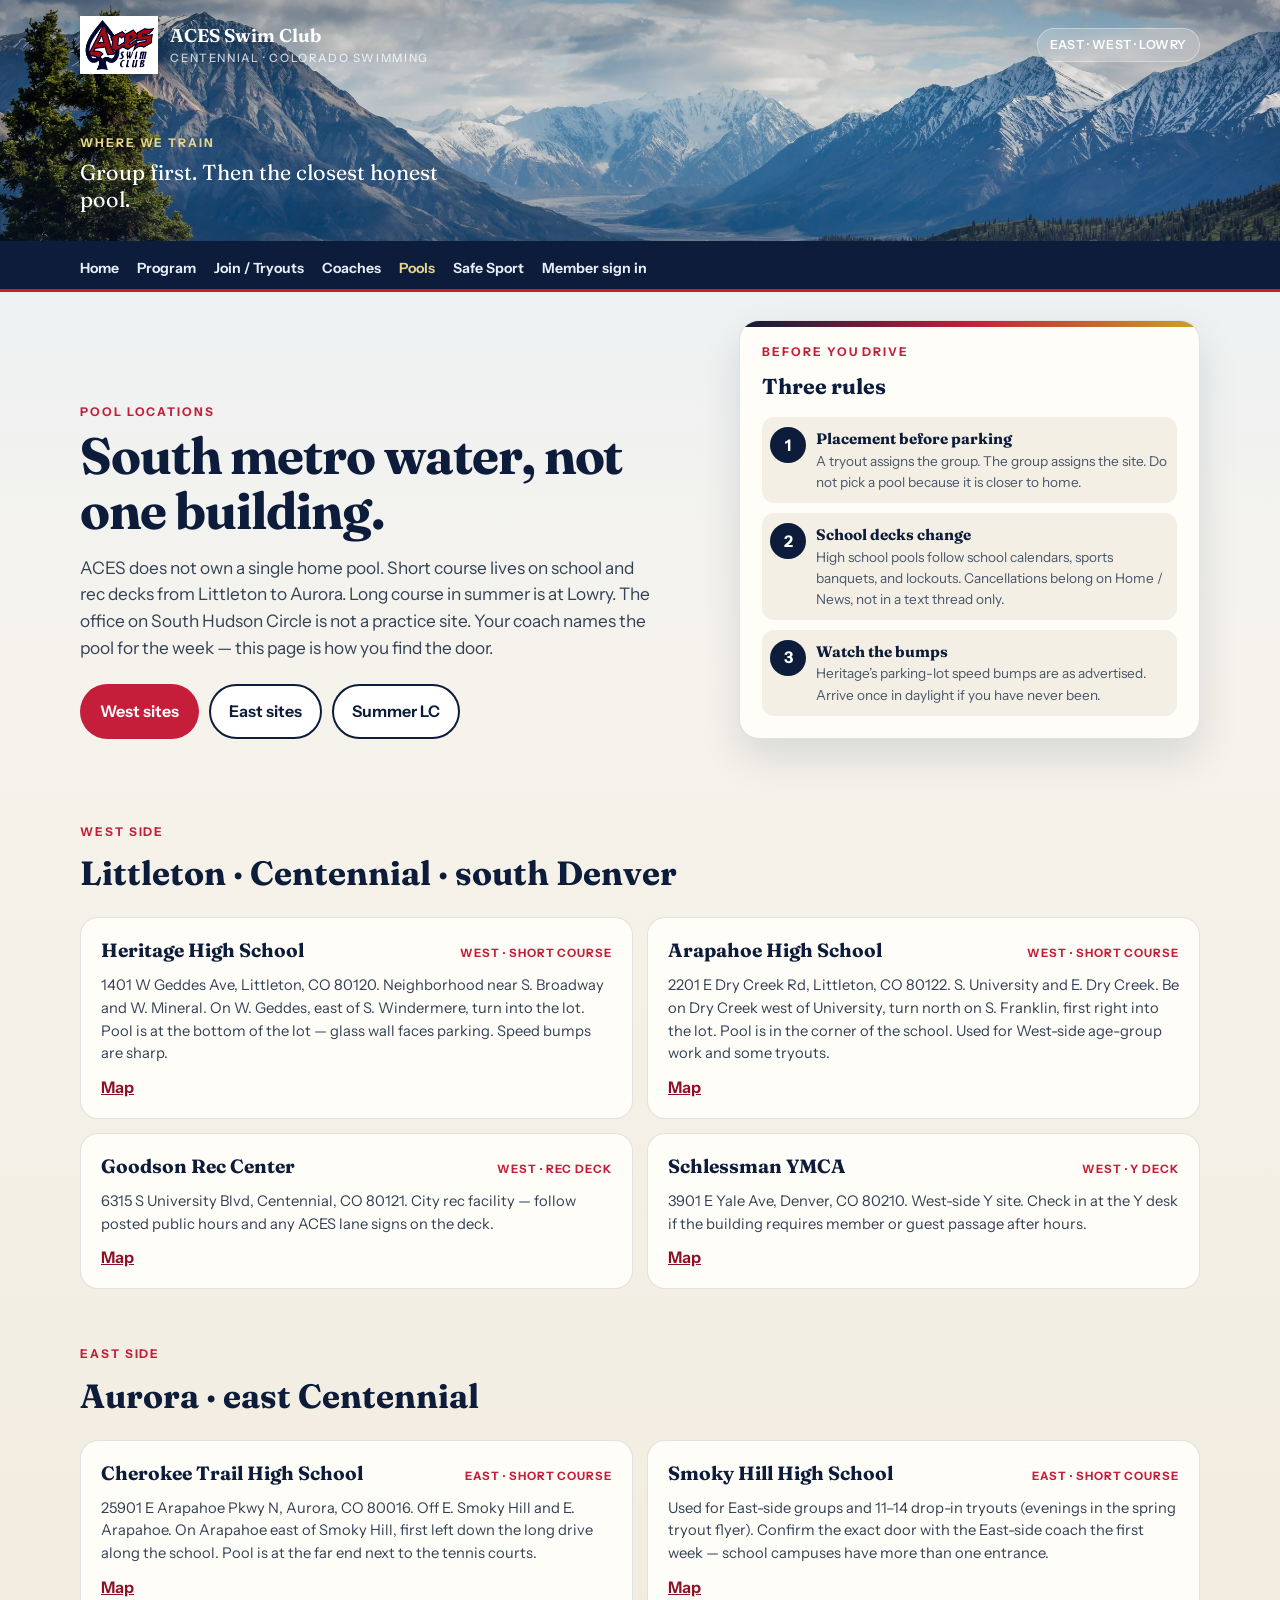
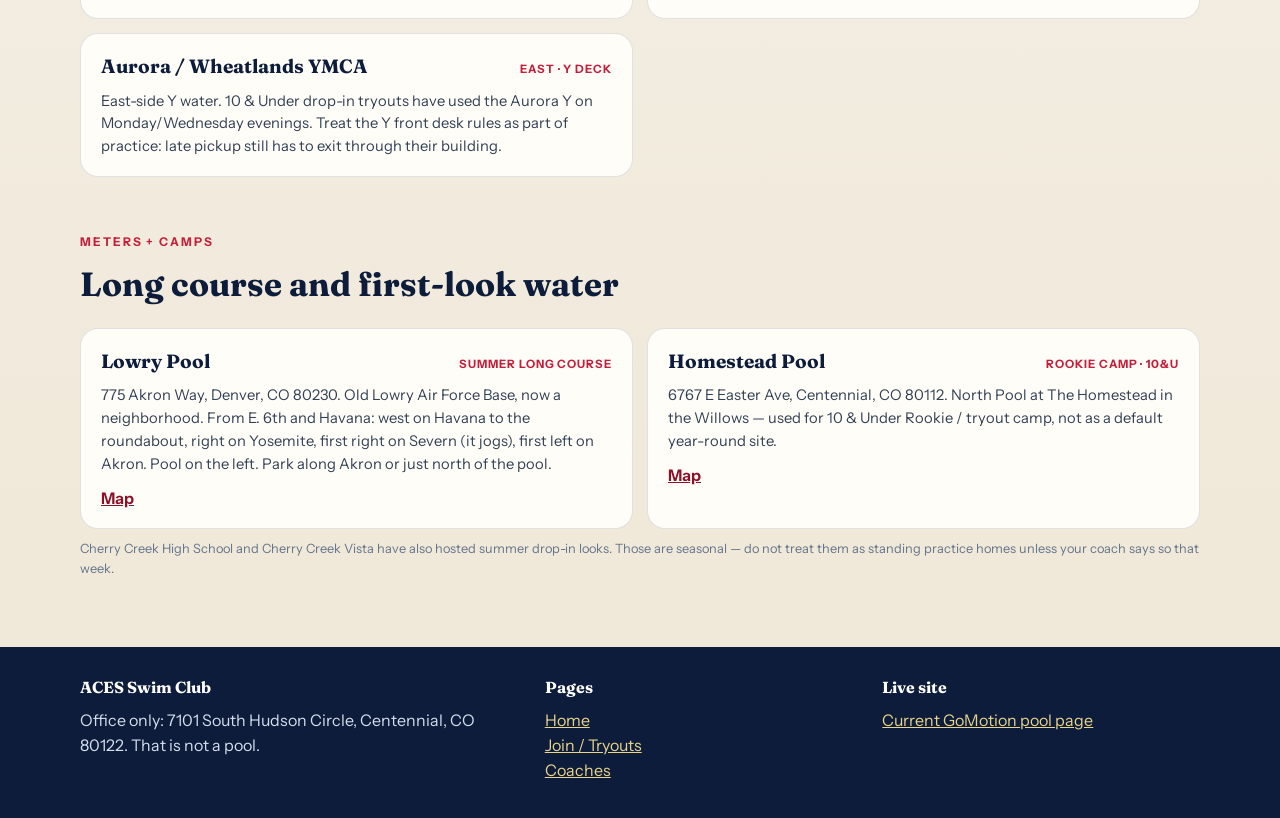
<file: pools.html>
<!DOCTYPE html>
<html lang="en">
<head>
  <meta charset="UTF-8" />
  <meta name="viewport" content="width=device-width, initial-scale=1" />
  <title>Pool Locations · ACES Swim Club · Centennial, Colorado</title>
  <link rel="preconnect" href="https://fonts.googleapis.com" />
  <link rel="preconnect" href="https://fonts.gstatic.com" crossorigin />
  <link href="https://fonts.googleapis.com/css2?family=Instrument+Sans:ital,wght@0,400;0,500;0,600;0,700;1,400&family=Fraunces:opsz,wght@9..144,500;9..144,650&display=swap" rel="stylesheet" />
  <link rel="stylesheet" href="aces.css" />
</head>
<body>
  <div class="skyline skyline-short">
    <div class="wrap topbar">
      <a class="brand" href="home.html">
        <img class="ace-logo" src="aces.png" alt="ACES Swim Club logo" />
        <div class="brand-name">ACES Swim Club<span>Centennial · Colorado Swimming</span></div>
      </a>
      <div class="chip">East · West · Lowry</div>
    </div>
    <div class="wrap banner-copy">
      <p class="section-kicker">Where we train</p>
      <p>Group first. Then the closest honest pool.</p>
    </div>
  </div>

  <nav class="site-nav" aria-label="Primary">
    <ul class="wrap">
      <li><a href="home.html">Home</a></li>
      <li><a href="program.html">Program</a></li>
      <li><a href="ACES-join-tryouts.html">Join / Tryouts</a></li>
      <li><a href="coaches.html">Coaches</a></li>
      <li><a href="pools.html" aria-current="page">Pools</a></li>
      <li><a href="safe-sport.html">Safe Sport</a></li>
      <li><a href="https://www.gomotionapp.com/team/coaces/page/home">Member sign in</a></li>
    </ul>
  </nav>

  <header class="wrap hero">
    <div>
      <p class="section-kicker">Pool locations</p>
      <h1>South metro water, not one building.</h1>
      <p class="lede">ACES does not own a single home pool. Short course lives on school and rec decks from Littleton to Aurora. Long course in summer is at Lowry. The office on South Hudson Circle is not a practice site. Your coach names the pool for the week — this page is how you find the door.</p>
      <div class="cta-row">
        <a class="btn btn-primary" href="#west">West sites</a>
        <a class="btn btn-ghost" href="#east">East sites</a>
        <a class="btn btn-ghost" href="#summer">Summer LC</a>
      </div>
    </div>
    <aside class="try-card">
      <p class="section-kicker">Before you drive</p>
      <h2>Three rules</h2>
      <div class="path">
        <article>
          <div class="num">1</div>
          <div>
            <h3>Placement before parking</h3>
            <p>A tryout assigns the group. The group assigns the site. Do not pick a pool because it is closer to home.</p>
          </div>
        </article>
        <article>
          <div class="num">2</div>
          <div>
            <h3>School decks change</h3>
            <p>High school pools follow school calendars, sports banquets, and lockouts. Cancellations belong on Home / News, not in a text thread only.</p>
          </div>
        </article>
        <article>
          <div class="num">3</div>
          <div>
            <h3>Watch the bumps</h3>
            <p>Heritage’s parking-lot speed bumps are as advertised. Arrive once in daylight if you have never been.</p>
          </div>
        </article>
      </div>
    </aside>
  </header>

  <section class="wrap" id="west">
    <p class="section-kicker">West side</p>
    <h2 class="sec">Littleton · Centennial · south Denver</h2>
    <div class="coach-grid">
      <article class="coach">
        <header>
          <h3>Heritage High School</h3>
          <span class="role">West · short course</span>
        </header>
        <p>1401 W Geddes Ave, Littleton, CO 80120. Neighborhood near S. Broadway and W. Mineral. On W. Geddes, east of S. Windermere, turn into the lot. Pool is at the bottom of the lot — glass wall faces parking. Speed bumps are sharp.</p>
        <a class="mail" href="https://maps.google.com/?q=1401+W+Geddes+Ave+Littleton+CO+80120">Map</a>
      </article>
      <article class="coach">
        <header>
          <h3>Arapahoe High School</h3>
          <span class="role">West · short course</span>
        </header>
        <p>2201 E Dry Creek Rd, Littleton, CO 80122. S. University and E. Dry Creek. Be on Dry Creek west of University, turn north on S. Franklin, first right into the lot. Pool is in the corner of the school. Used for West-side age-group work and some tryouts.</p>
        <a class="mail" href="https://maps.google.com/?q=2201+E+Dry+Creek+Rd+Littleton+CO+80122">Map</a>
      </article>
      <article class="coach">
        <header>
          <h3>Goodson Rec Center</h3>
          <span class="role">West · rec deck</span>
        </header>
        <p>6315 S University Blvd, Centennial, CO 80121. City rec facility — follow posted public hours and any ACES lane signs on the deck.</p>
        <a class="mail" href="https://maps.google.com/?q=6315+S+University+Blvd+Centennial+CO+80121">Map</a>
      </article>
      <article class="coach">
        <header>
          <h3>Schlessman YMCA</h3>
          <span class="role">West · Y deck</span>
        </header>
        <p>3901 E Yale Ave, Denver, CO 80210. West-side Y site. Check in at the Y desk if the building requires member or guest passage after hours.</p>
        <a class="mail" href="https://maps.google.com/?q=3901+E+Yale+Ave+Denver+CO+80210">Map</a>
      </article>
    </div>
  </section>

  <section class="wrap" id="east">
    <p class="section-kicker">East side</p>
    <h2 class="sec">Aurora · east Centennial</h2>
    <div class="coach-grid">
      <article class="coach">
        <header>
          <h3>Cherokee Trail High School</h3>
          <span class="role">East · short course</span>
        </header>
        <p>25901 E Arapahoe Pkwy N, Aurora, CO 80016. Off E. Smoky Hill and E. Arapahoe. On Arapahoe east of Smoky Hill, first left down the long drive along the school. Pool is at the far end next to the tennis courts.</p>
        <a class="mail" href="https://maps.google.com/?q=25901+E+Arapahoe+Pkwy+Aurora+CO+80016">Map</a>
      </article>
      <article class="coach">
        <header>
          <h3>Smoky Hill High School</h3>
          <span class="role">East · short course</span>
        </header>
        <p>Used for East-side groups and 11–14 drop-in tryouts (evenings in the spring tryout flyer). Confirm the exact door with the East-side coach the first week — school campuses have more than one entrance.</p>
        <a class="mail" href="https://maps.google.com/?q=Smoky+Hill+High+School+Aurora+CO">Map</a>
      </article>
      <article class="coach">
        <header>
          <h3>Aurora / Wheatlands YMCA</h3>
          <span class="role">East · Y deck</span>
        </header>
        <p>East-side Y water. 10 &amp; Under drop-in tryouts have used the Aurora Y on Monday/Wednesday evenings. Treat the Y front desk rules as part of practice: late pickup still has to exit through their building.</p>
      </article>
    </div>
  </section>

  <section class="wrap" id="summer">
    <p class="section-kicker">Meters + camps</p>
    <h2 class="sec">Long course and first-look water</h2>
    <div class="coach-grid">
      <article class="coach">
        <header>
          <h3>Lowry Pool</h3>
          <span class="role">Summer long course</span>
        </header>
        <p>775 Akron Way, Denver, CO 80230. Old Lowry Air Force Base, now a neighborhood. From E. 6th and Havana: west on Havana to the roundabout, right on Yosemite, first right on Severn (it jogs), first left on Akron. Pool on the left. Park along Akron or just north of the pool.</p>
        <a class="mail" href="https://maps.google.com/?q=775+Akron+Way+Denver+CO+80230">Map</a>
      </article>
      <article class="coach">
        <header>
          <h3>Homestead Pool</h3>
          <span class="role">Rookie camp · 10&amp;U</span>
        </header>
        <p>6767 E Easter Ave, Centennial, CO 80112. North Pool at The Homestead in the Willows — used for 10 &amp; Under Rookie / tryout camp, not as a default year-round site.</p>
        <a class="mail" href="https://maps.google.com/?q=6767+E+Easter+Ave+Centennial+CO+80112">Map</a>
      </article>
    </div>
    <p class="fine">Cherry Creek High School and Cherry Creek Vista have also hosted summer drop-in looks. Those are seasonal — do not treat them as standing practice homes unless your coach says so that week.</p>
  </section>

  <footer>
    <div class="wrap foot">
      <div>
        <h4>ACES Swim Club</h4>
        <p>Office only: 7101 South Hudson Circle, Centennial, CO 80122. That is not a pool.</p>
      </div>
      <div>
        <h4>Pages</h4>
        <p><a href="home.html">Home</a><br /><a href="ACES-join-tryouts.html">Join / Tryouts</a><br /><a href="coaches.html">Coaches</a></p>
      </div>
      <div>
        <h4>Live site</h4>
        <p><a href="https://www.gomotionapp.com/team/coaces/page/pool-locations">Current GoMotion pool page</a></p>
      </div>
    </div>
  </footer>
</body>
</html>
</file>
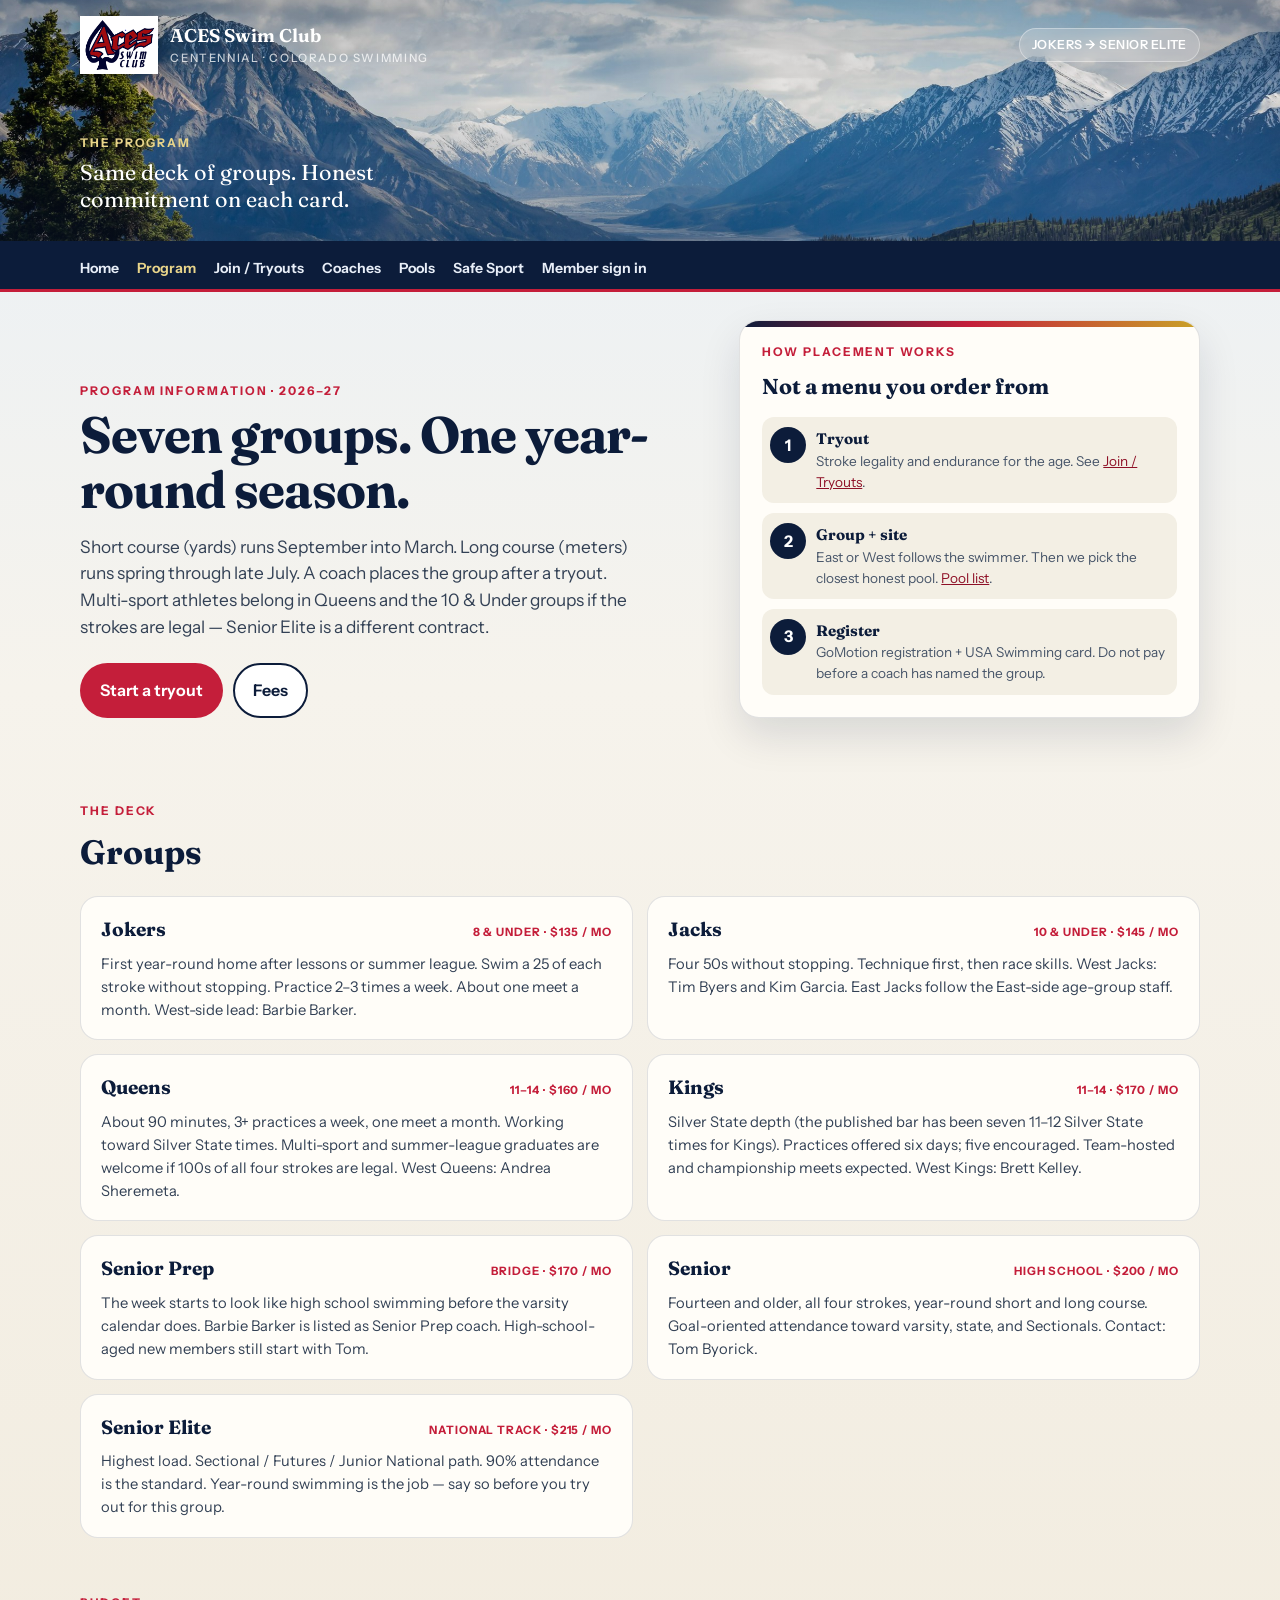
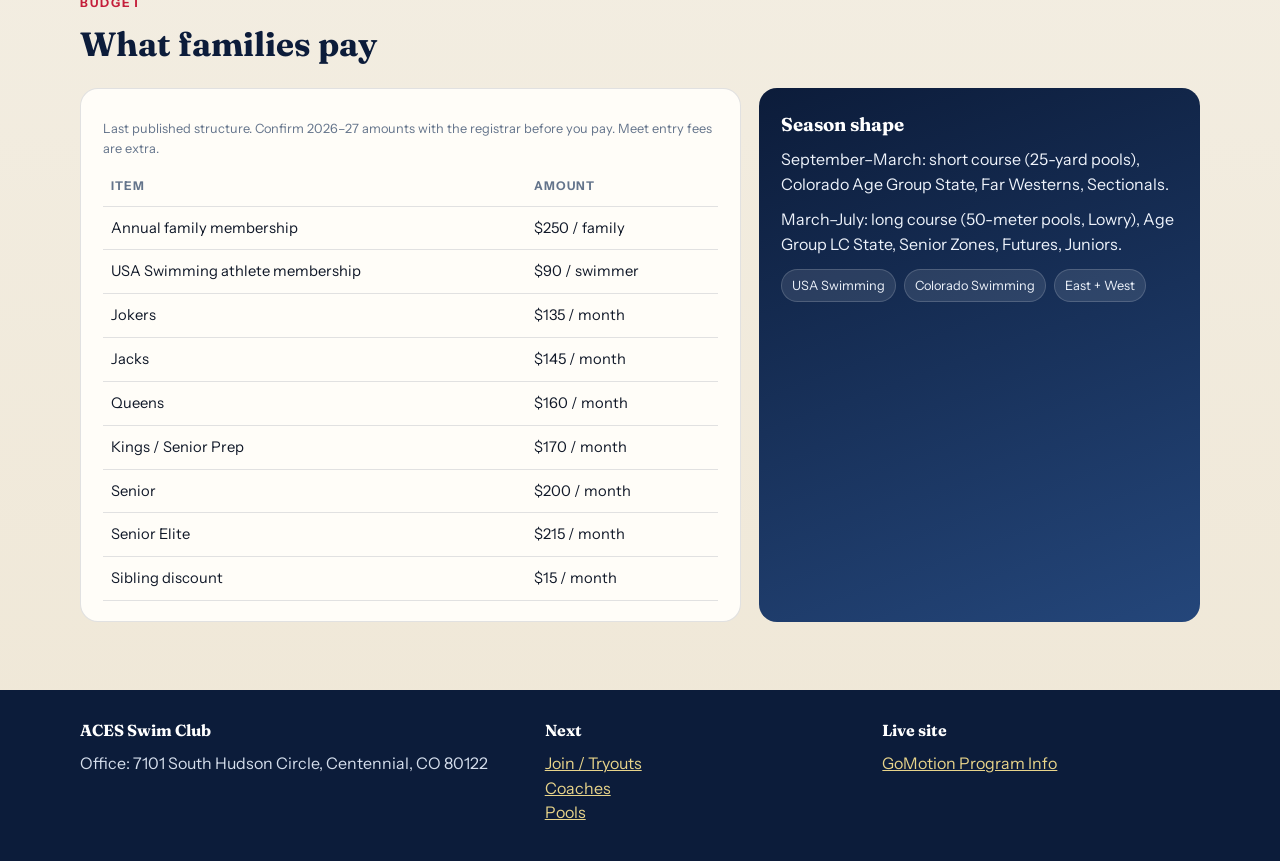
<file: program.html>
<!DOCTYPE html>
<html lang="en">
<head>
  <meta charset="UTF-8" />
  <meta name="viewport" content="width=device-width, initial-scale=1" />
  <title>Program · ACES Swim Club · Centennial, Colorado</title>
  <link rel="preconnect" href="https://fonts.googleapis.com" />
  <link rel="preconnect" href="https://fonts.gstatic.com" crossorigin />
  <link href="https://fonts.googleapis.com/css2?family=Instrument+Sans:ital,wght@0,400;0,500;0,600;0,700;1,400&family=Fraunces:opsz,wght@9..144,500;9..144,650&display=swap" rel="stylesheet" />
  <link rel="stylesheet" href="aces.css" />
</head>
<body>
  <div class="skyline skyline-short">
    <div class="wrap topbar">
      <a class="brand" href="home.html">
        <img class="ace-logo" src="aces.png" alt="ACES Swim Club logo" />
        <div class="brand-name">ACES Swim Club<span>Centennial · Colorado Swimming</span></div>
      </a>
      <div class="chip">Jokers → Senior Elite</div>
    </div>
    <div class="wrap banner-copy">
      <p class="section-kicker">The program</p>
      <p>Same deck of groups. Honest commitment on each card.</p>
    </div>
  </div>

  <nav class="site-nav" aria-label="Primary">
    <ul class="wrap">
      <li><a href="home.html">Home</a></li>
      <li><a href="program.html" aria-current="page">Program</a></li>
      <li><a href="ACES-join-tryouts.html">Join / Tryouts</a></li>
      <li><a href="coaches.html">Coaches</a></li>
      <li><a href="pools.html">Pools</a></li>
      <li><a href="safe-sport.html">Safe Sport</a></li>
      <li><a href="https://www.gomotionapp.com/team/coaces/page/home">Member sign in</a></li>
    </ul>
  </nav>

  <header class="wrap hero">
    <div>
      <p class="section-kicker">Program information · 2026–27</p>
      <h1>Seven groups. One year-round season.</h1>
      <p class="lede">Short course (yards) runs September into March. Long course (meters) runs spring through late July. A coach places the group after a tryout. Multi-sport athletes belong in Queens and the 10 &amp; Under groups if the strokes are legal — Senior Elite is a different contract.</p>
      <div class="cta-row">
        <a class="btn btn-primary" href="ACES-join-tryouts.html">Start a tryout</a>
        <a class="btn btn-ghost" href="#fees">Fees</a>
      </div>
    </div>
    <aside class="try-card">
      <p class="section-kicker">How placement works</p>
      <h2>Not a menu you order from</h2>
      <div class="path">
        <article>
          <div class="num">1</div>
          <div>
            <h3>Tryout</h3>
            <p>Stroke legality and endurance for the age. See <a href="ACES-join-tryouts.html">Join / Tryouts</a>.</p>
          </div>
        </article>
        <article>
          <div class="num">2</div>
          <div>
            <h3>Group + site</h3>
            <p>East or West follows the swimmer. Then we pick the closest honest pool. <a href="pools.html">Pool list</a>.</p>
          </div>
        </article>
        <article>
          <div class="num">3</div>
          <div>
            <h3>Register</h3>
            <p>GoMotion registration + USA Swimming card. Do not pay before a coach has named the group.</p>
          </div>
        </article>
      </div>
    </aside>
  </header>

  <section class="wrap" id="groups">
    <p class="section-kicker">The deck</p>
    <h2 class="sec">Groups</h2>
    <div class="coach-grid">
      <article class="coach" id="jokers">
        <header>
          <h3>Jokers</h3>
          <span class="role">8 &amp; under · $135 / mo</span>
        </header>
        <p>First year-round home after lessons or summer league. Swim a 25 of each stroke without stopping. Practice 2–3 times a week. About one meet a month. West-side lead: Barbie Barker.</p>
      </article>
      <article class="coach" id="jacks">
        <header>
          <h3>Jacks</h3>
          <span class="role">10 &amp; under · $145 / mo</span>
        </header>
        <p>Four 50s without stopping. Technique first, then race skills. West Jacks: Tim Byers and Kim Garcia. East Jacks follow the East-side age-group staff.</p>
      </article>
      <article class="coach" id="queens">
        <header>
          <h3>Queens</h3>
          <span class="role">11–14 · $160 / mo</span>
        </header>
        <p>About 90 minutes, 3+ practices a week, one meet a month. Working toward Silver State times. Multi-sport and summer-league graduates are welcome if 100s of all four strokes are legal. West Queens: Andrea Sheremeta.</p>
      </article>
      <article class="coach" id="kings">
        <header>
          <h3>Kings</h3>
          <span class="role">11–14 · $170 / mo</span>
        </header>
        <p>Silver State depth (the published bar has been seven 11–12 Silver State times for Kings). Practices offered six days; five encouraged. Team-hosted and championship meets expected. West Kings: Brett Kelley.</p>
      </article>
      <article class="coach" id="senior-prep">
        <header>
          <h3>Senior Prep</h3>
          <span class="role">Bridge · $170 / mo</span>
        </header>
        <p>The week starts to look like high school swimming before the varsity calendar does. Barbie Barker is listed as Senior Prep coach. High-school-aged new members still start with Tom.</p>
      </article>
      <article class="coach" id="senior">
        <header>
          <h3>Senior</h3>
          <span class="role">High school · $200 / mo</span>
        </header>
        <p>Fourteen and older, all four strokes, year-round short and long course. Goal-oriented attendance toward varsity, state, and Sectionals. Contact: Tom Byorick.</p>
      </article>
      <article class="coach" id="senior-elite">
        <header>
          <h3>Senior Elite</h3>
          <span class="role">National track · $215 / mo</span>
        </header>
        <p>Highest load. Sectional / Futures / Junior National path. 90% attendance is the standard. Year-round swimming is the job — say so before you try out for this group.</p>
      </article>
    </div>
  </section>

  <section class="wrap" id="fees">
    <p class="section-kicker">Budget</p>
    <h2 class="sec">What families pay</h2>
    <div class="sites">
      <article class="panel">
        <p class="fine">Last published structure. Confirm 2026–27 amounts with the registrar before you pay. Meet entry fees are extra.</p>
        <table>
          <thead><tr><th>Item</th><th>Amount</th></tr></thead>
          <tbody>
            <tr><td>Annual family membership</td><td>$250 / family</td></tr>
            <tr><td>USA Swimming athlete membership</td><td>$90 / swimmer</td></tr>
            <tr><td>Jokers</td><td>$135 / month</td></tr>
            <tr><td>Jacks</td><td>$145 / month</td></tr>
            <tr><td>Queens</td><td>$160 / month</td></tr>
            <tr><td>Kings / Senior Prep</td><td>$170 / month</td></tr>
            <tr><td>Senior</td><td>$200 / month</td></tr>
            <tr><td>Senior Elite</td><td>$215 / month</td></tr>
            <tr><td>Sibling discount</td><td>$15 / month</td></tr>
          </tbody>
        </table>
      </article>
      <aside class="map-note">
        <h3>Season shape</h3>
        <p>September–March: short course (25-yard pools), Colorado Age Group State, Far Westerns, Sectionals.</p>
        <p style="margin-top:10px">March–July: long course (50-meter pools, Lowry), Age Group LC State, Senior Zones, Futures, Juniors.</p>
        <div class="pills">
          <span>USA Swimming</span>
          <span>Colorado Swimming</span>
          <span>East + West</span>
        </div>
      </aside>
    </div>
  </section>

  <footer>
    <div class="wrap foot">
      <div>
        <h4>ACES Swim Club</h4>
        <p>Office: 7101 South Hudson Circle, Centennial, CO 80122</p>
      </div>
      <div>
        <h4>Next</h4>
        <p><a href="ACES-join-tryouts.html">Join / Tryouts</a><br />
        <a href="coaches.html">Coaches</a><br />
        <a href="pools.html">Pools</a></p>
      </div>
      <div>
        <h4>Live site</h4>
        <p><a href="https://www.gomotionapp.com/team/coaces/page/program-information">GoMotion Program Info</a></p>
      </div>
    </div>
  </footer>
</body>
</html>
</file>
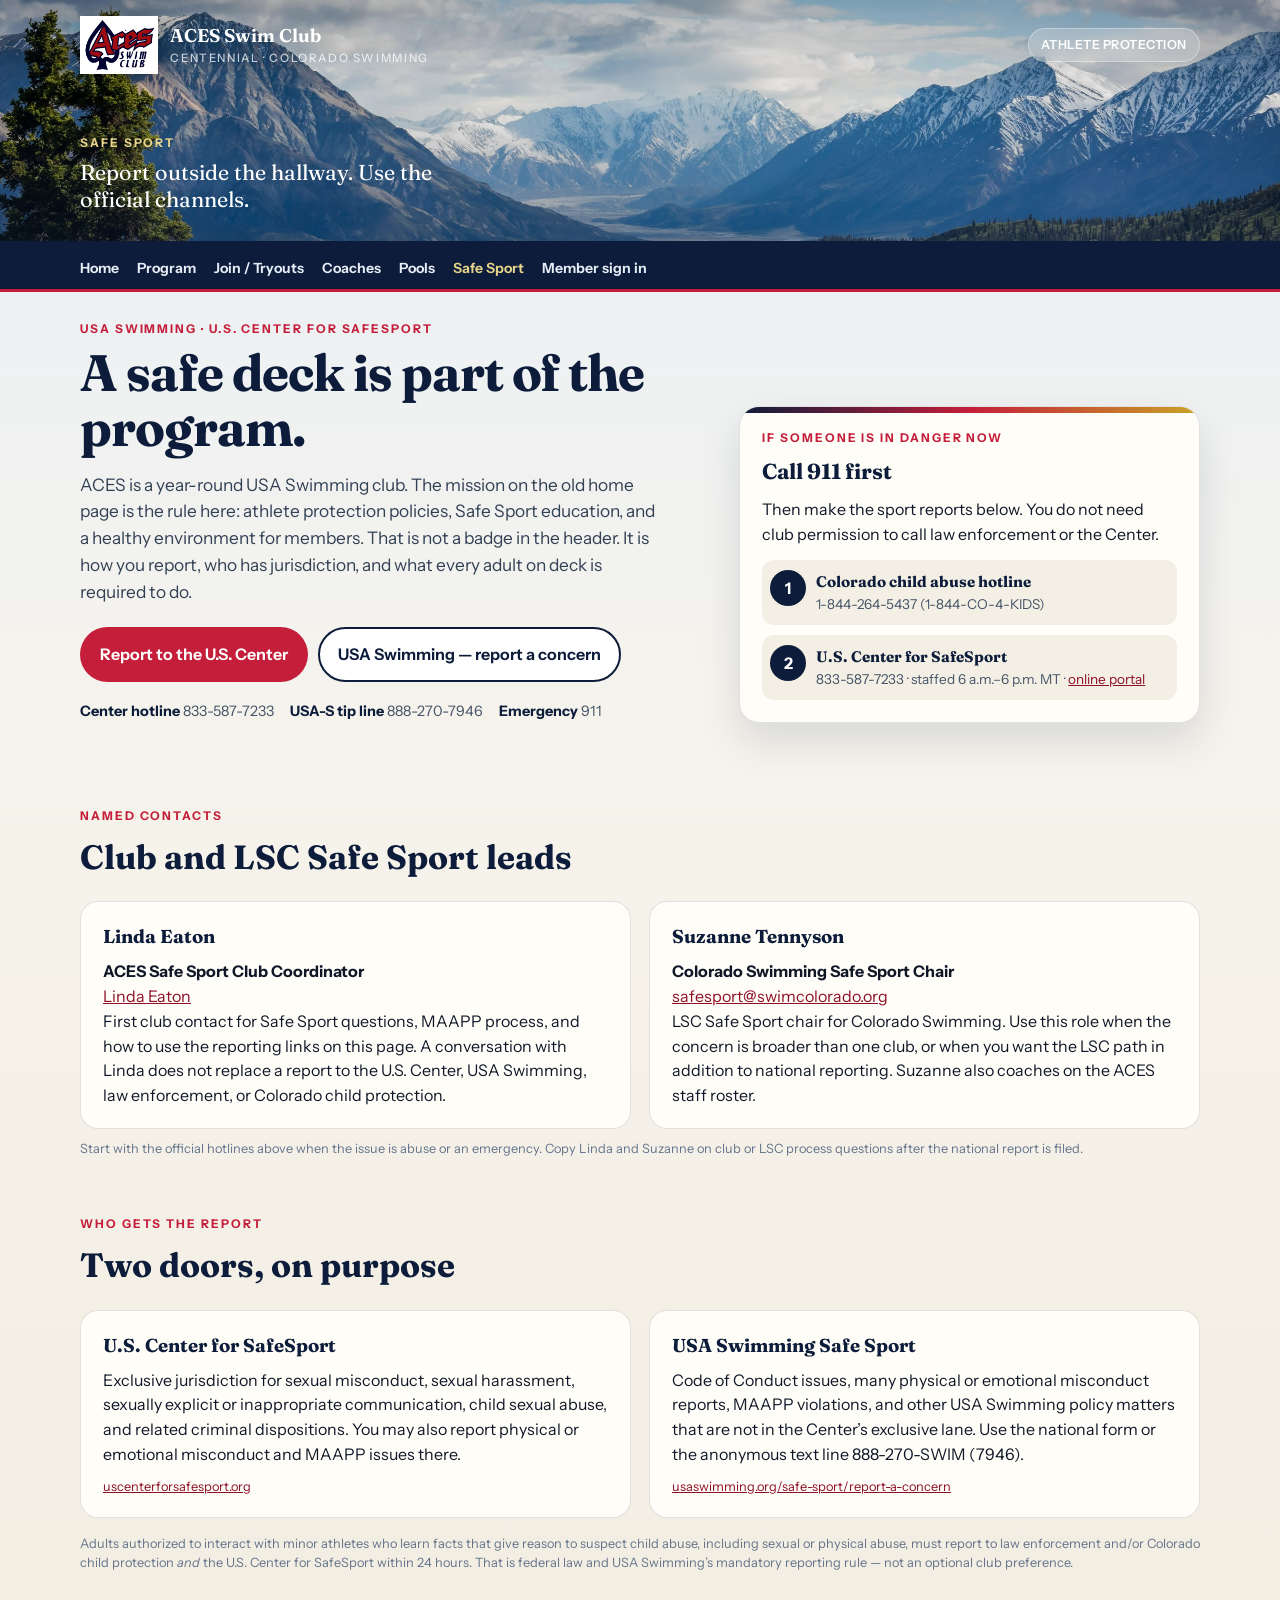
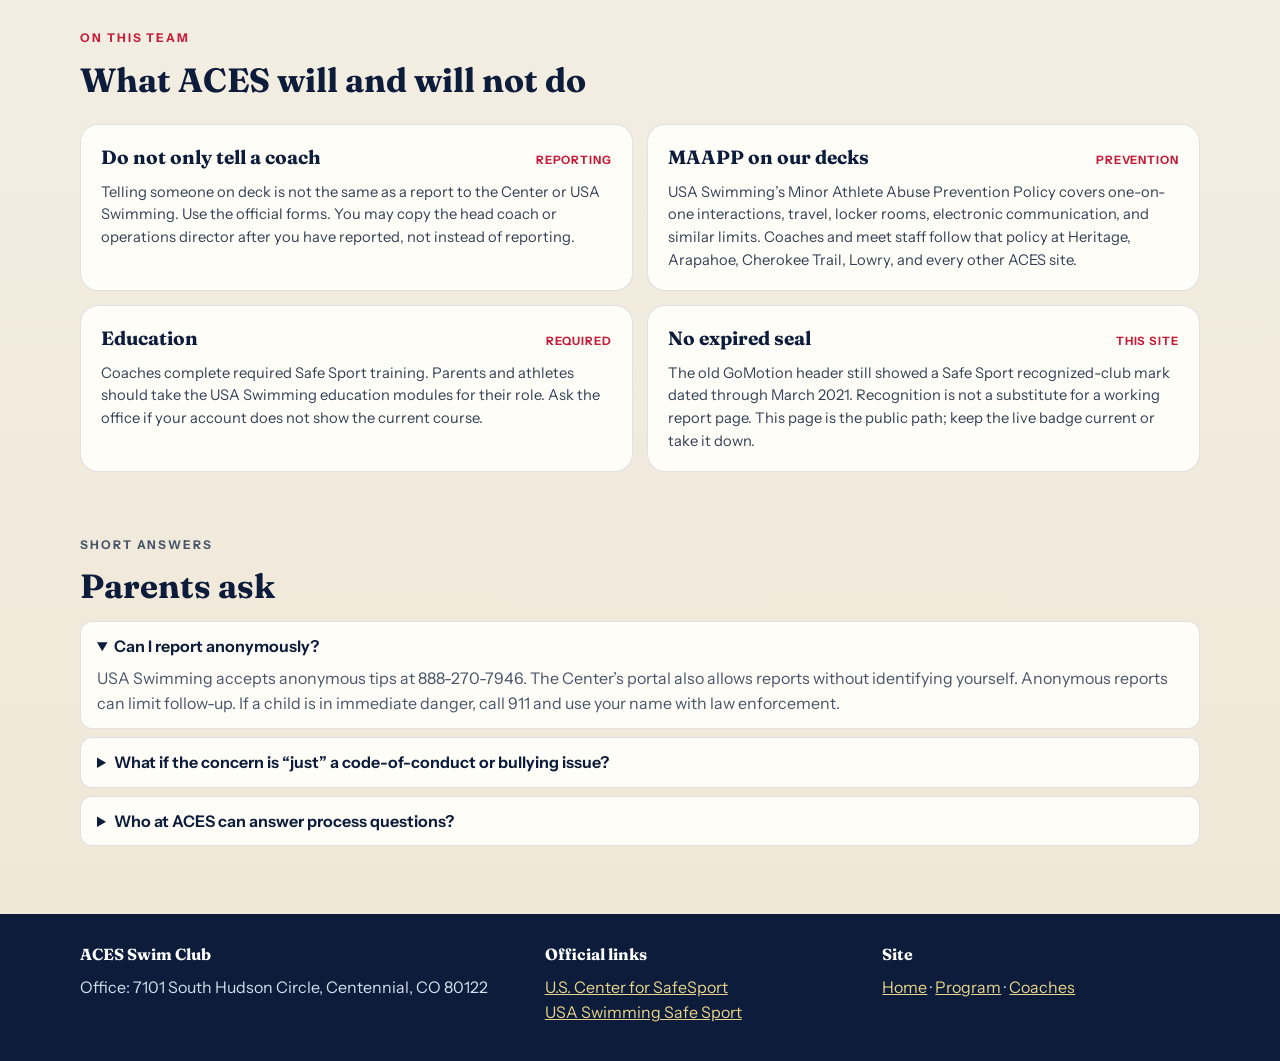
<file: safe-sport.html>
<!DOCTYPE html>
<html lang="en">
<head>
  <meta charset="UTF-8" />
  <meta name="viewport" content="width=device-width, initial-scale=1" />
  <title>Safe Sport · ACES Swim Club · Centennial, Colorado</title>
  <link rel="preconnect" href="https://fonts.googleapis.com" />
  <link rel="preconnect" href="https://fonts.gstatic.com" crossorigin />
  <link href="https://fonts.googleapis.com/css2?family=Instrument+Sans:ital,wght@0,400;0,500;0,600;0,700;1,400&family=Fraunces:opsz,wght@9..144,500;9..144,650&display=swap" rel="stylesheet" />
  <link rel="stylesheet" href="aces.css" />
</head>
<body>
  <div class="skyline skyline-short">
    <div class="wrap topbar">
      <a class="brand" href="home.html">
        <img class="ace-logo" src="aces.png" alt="ACES Swim Club logo" />
        <div class="brand-name">ACES Swim Club<span>Centennial · Colorado Swimming</span></div>
      </a>
      <div class="chip">Athlete protection</div>
    </div>
    <div class="wrap banner-copy">
      <p class="section-kicker">Safe Sport</p>
      <p>Report outside the hallway. Use the official channels.</p>
    </div>
  </div>

  <nav class="site-nav" aria-label="Primary">
    <ul class="wrap">
      <li><a href="home.html">Home</a></li>
      <li><a href="program.html">Program</a></li>
      <li><a href="ACES-join-tryouts.html">Join / Tryouts</a></li>
      <li><a href="coaches.html">Coaches</a></li>
      <li><a href="pools.html">Pools</a></li>
      <li><a href="safe-sport.html" aria-current="page">Safe Sport</a></li>
      <li><a href="https://www.gomotionapp.com/team/coaces/page/home">Member sign in</a></li>
    </ul>
  </nav>

  <header class="wrap hero">
    <div>
      <p class="section-kicker">USA Swimming · U.S. Center for SafeSport</p>
      <h1>A safe deck is part of the program.</h1>
      <p class="lede">ACES is a year-round USA Swimming club. The mission on the old home page is the rule here: athlete protection policies, Safe Sport education, and a healthy environment for members. That is not a badge in the header. It is how you report, who has jurisdiction, and what every adult on deck is required to do.</p>
      <div class="cta-row">
        <a class="btn btn-primary" href="https://uscenterforsafesport.org/report-a-concern/">Report to the U.S. Center</a>
        <a class="btn btn-ghost" href="https://www.usaswimming.org/safe-sport/report-a-concern">USA Swimming — report a concern</a>
      </div>
      <div class="meta">
        <span><strong>Center hotline</strong> 833-587-7233</span>
        <span><strong>USA-S tip line</strong> 888-270-7946</span>
        <span><strong>Emergency</strong> 911</span>
      </div>
    </div>
    <aside class="try-card">
      <p class="section-kicker">If someone is in danger now</p>
      <h2>Call 911 first</h2>
      <p>Then make the sport reports below. You do not need club permission to call law enforcement or the Center.</p>
      <div class="path">
        <article>
          <div class="num">1</div>
          <div>
            <h3>Colorado child abuse hotline</h3>
            <p>1-844-264-5437 (1-844-CO-4-KIDS)</p>
          </div>
        </article>
        <article>
          <div class="num">2</div>
          <div>
            <h3>U.S. Center for SafeSport</h3>
            <p>833-587-7233 · staffed 6 a.m.–6 p.m. MT · <a href="https://safesport.i-sight.com/portal">online portal</a></p>
          </div>
        </article>
      </div>
    </aside>
  </header>

  <section class="wrap" id="contacts">
    <p class="section-kicker">Named contacts</p>
    <h2 class="sec">Club and LSC Safe Sport leads</h2>
    <div class="split">
      <article class="panel">
        <h3>Linda Eaton</h3>
        <p><strong>ACES Safe Sport Club Coordinator</strong></p>
        <p><a href="mailto: Linda_Eaton@msn.com">Linda Eaton</a></p>
        <p>First club contact for Safe Sport questions, MAAPP process, and how to use the reporting links on this page. A conversation with Linda does not replace a report to the U.S. Center, USA Swimming, law enforcement, or Colorado child protection.</p>
      </article>
      <article class="panel">
        <h3>Suzanne Tennyson</h3>
        <p><strong>Colorado Swimming Safe Sport Chair</strong></p>
        <p><a href="mailto:safesport@swimcolorado.org">safesport@swimcolorado.org</a></p>
        <p>LSC Safe Sport chair for Colorado Swimming. Use this role when the concern is broader than one club, or when you want the LSC path in addition to national reporting. Suzanne also coaches on the ACES staff roster.</p>
      </article>
    </div>
    <p class="fine">Start with the official hotlines above when the issue is abuse or an emergency. Copy Linda and Suzanne on club or LSC process questions after the national report is filed.</p>
  </section>

  <section class="wrap">
    <p class="section-kicker">Who gets the report</p>
    <h2 class="sec">Two doors, on purpose</h2>
    <div class="split">
      <article class="panel">
        <h3>U.S. Center for SafeSport</h3>
        <p>Exclusive jurisdiction for sexual misconduct, sexual harassment, sexually explicit or inappropriate communication, child sexual abuse, and related criminal dispositions. You may also report physical or emotional misconduct and MAAPP issues there.</p>
        <p class="fine"><a href="https://uscenterforsafesport.org/">uscenterforsafesport.org</a></p>
      </article>
      <article class="panel">
        <h3>USA Swimming Safe Sport</h3>
        <p>Code of Conduct issues, many physical or emotional misconduct reports, MAAPP violations, and other USA Swimming policy matters that are not in the Center’s exclusive lane. Use the national form or the anonymous text line 888-270-SWIM (7946).</p>
        <p class="fine"><a href="https://www.usaswimming.org/safe-sport/report-a-concern">usaswimming.org/safe-sport/report-a-concern</a></p>
      </article>
    </div>
    <p class="fine" style="margin-top:16px">Adults authorized to interact with minor athletes who learn facts that give reason to suspect child abuse, including sexual or physical abuse, must report to law enforcement and/or Colorado child protection <em>and</em> the U.S. Center for SafeSport within 24 hours. That is federal law and USA Swimming’s mandatory reporting rule — not an optional club preference.</p>
  </section>

  <section class="wrap">
    <p class="section-kicker">On this team</p>
    <h2 class="sec">What ACES will and will not do</h2>
    <div class="coach-grid">
      <article class="coach">
        <header>
          <h3>Do not only tell a coach</h3>
          <span class="role">Reporting</span>
        </header>
        <p>Telling someone on deck is not the same as a report to the Center or USA Swimming. Use the official forms. You may copy the head coach or operations director after you have reported, not instead of reporting.</p>
      </article>
      <article class="coach">
        <header>
          <h3>MAAPP on our decks</h3>
          <span class="role">Prevention</span>
        </header>
        <p>USA Swimming’s Minor Athlete Abuse Prevention Policy covers one-on-one interactions, travel, locker rooms, electronic communication, and similar limits. Coaches and meet staff follow that policy at Heritage, Arapahoe, Cherokee Trail, Lowry, and every other ACES site.</p>
      </article>
      <article class="coach">
        <header>
          <h3>Education</h3>
          <span class="role">Required</span>
        </header>
        <p>Coaches complete required Safe Sport training. Parents and athletes should take the USA Swimming education modules for their role. Ask the office if your account does not show the current course.</p>
      </article>
      <article class="coach">
        <header>
          <h3>No expired seal</h3>
          <span class="role">This site</span>
        </header>
        <p>The old GoMotion header still showed a Safe Sport recognized-club mark dated through March 2021. Recognition is not a substitute for a working report page. This page is the public path; keep the live badge current or take it down.</p>
      </article>
    </div>
  </section>

  <section class="wrap faq">
    <p class="section-kicker">Short answers</p>
    <h2 class="sec">Parents ask</h2>
    <details open>
      <summary>Can I report anonymously?</summary>
      <p>USA Swimming accepts anonymous tips at 888-270-7946. The Center’s portal also allows reports without identifying yourself. Anonymous reports can limit follow-up. If a child is in immediate danger, call 911 and use your name with law enforcement.</p>
    </details>
    <details>
      <summary>What if the concern is “just” a code-of-conduct or bullying issue?</summary>
      <p>Still use USA Swimming’s report-a-concern path. Club hallway conversations do not create a record. Physical and emotional misconduct can sit with USA Swimming or move to the Center after intake.</p>
    </details>
    <details>
      <summary>Who at ACES can answer process questions?</summary>
      <p>Start with Safe Sport Club Coordinator Linda Eaton. For LSC-level questions, contact Colorado Swimming Safe Sport Chair Suzanne Tennyson. Head Coach Tom Byorick (<a href="mailto:tom1@acesswimclub.com">tom1@acesswimclub.com</a>) and Associate Head Coach / Operations Barbie Barker (<a href="mailto:barbie1@acesswimclub.com">barbie1@acesswimclub.com</a>) can point you to policy and training. None of these people replace the Center, USA Swimming, or law enforcement.</p>
    </details>
  </section>

  <footer>
    <div class="wrap foot">
      <div>
        <h4>ACES Swim Club</h4>
        <p>Office: 7101 South Hudson Circle, Centennial, CO 80122</p>
      </div>
      <div>
        <h4>Official links</h4>
        <p><a href="https://uscenterforsafesport.org/">U.S. Center for SafeSport</a><br />
        <a href="https://www.usaswimming.org/safe-sport">USA Swimming Safe Sport</a></p>
      </div>
      <div>
        <h4>Site</h4>
        <p><a href="home.html">Home</a> · <a href="program.html">Program</a> · <a href="coaches.html">Coaches</a></p>
      </div>
    </div>
  </footer>
</body>
</html>
</file>
<file: aces.css>
/* ACES Swim Club shared styles
   Link on every custom HTML page:
   <link rel="stylesheet" href="aces.css" />
   Plus the Google Fonts line used in the page head.

   Assets expected beside this file:
   aces.png
   rocky-mountains.jpg
*/

:root {
  --navy: #0c1c3a;
  --navy-2: #152a52;
  --ink: #101828;
  --red: #c41e3a;
  --red-deep: #8e1026;
  --gold: #c9a227;
  --gold-soft: #e8d48a;
  --sky: #d7e6f4;
  --snow: #f6f3ec;
  --paper: #fffdf8;
  --line: rgba(12, 28, 58, 0.12);
  --shadow: 0 18px 40px rgba(12, 28, 58, 0.12);
  --banner: url("rocky-mountains.jpg");
}

* { box-sizing: border-box; margin: 0; padding: 0; }
html { scroll-behavior: smooth; }
body {
  font-family: "Instrument Sans", system-ui, sans-serif;
  color: var(--ink);
  background:
    radial-gradient(1200px 400px at 80% -10%, rgba(201, 162, 39, 0.18), transparent 60%),
    linear-gradient(180deg, #e8f0f8 0%, var(--snow) 28%, #efe7d6 100%);
  line-height: 1.55;
}
a { color: var(--red-deep); }
img { max-width: 100%; }
.wrap { width: min(1120px, calc(100% - 32px)); margin-inline: auto; }

/* Banner + brand */
.skyline {
  position: relative;
  overflow: hidden;
  border-bottom: 4px solid var(--navy);
  min-height: 260px;
  background: #1a3358 var(--banner) center 38% / cover no-repeat;
}
.skyline.skyline-short { min-height: 160px; }
.skyline:after {
  content: "";
  position: absolute;
  inset: 0;
  background: linear-gradient(180deg, rgba(12,28,58,0.18) 0%, rgba(12,28,58,0.06) 42%, rgba(12,28,58,0.42) 100%);
  pointer-events: none;
}
.topbar {
  position: relative;
  z-index: 1;
  display: flex;
  align-items: center;
  justify-content: space-between;
  padding: 16px 0 12px;
  color: #fff;
}
.brand {
  display: flex;
  gap: 12px;
  align-items: center;
  text-decoration: none;
  color: inherit;
}
.ace-logo {
  height: 58px;
  width: auto;
  display: block;
  filter: drop-shadow(0 4px 10px rgba(0,0,0,0.35));
  background: transparent;
}
.brand-name { font-family: Fraunces, serif; font-size: 1.15rem; font-weight: 650; }
.brand-name span {
  display: block;
  font-family: "Instrument Sans", sans-serif;
  font-size: 0.72rem;
  font-weight: 500;
  letter-spacing: 0.14em;
  text-transform: uppercase;
  opacity: 0.75;
}
.chip {
  background: rgba(255,255,255,0.18);
  border: 1px solid rgba(255,255,255,0.35);
  color: #fff;
  padding: 6px 12px;
  border-radius: 999px;
  font-size: 0.78rem;
  font-weight: 600;
  letter-spacing: 0.04em;
  text-transform: uppercase;
  backdrop-filter: blur(8px);
}
.banner-copy {
  position: relative;
  z-index: 1;
  padding: 48px 0 28px;
}
.banner-copy .section-kicker { color: var(--gold-soft); }
.banner-copy p:last-child {
  font-family: Fraunces, serif;
  color: #fff;
  font-size: 1.35rem;
  max-width: 24rem;
  line-height: 1.25;
  margin-top: 4px;
}

/* Site nav used on inner pages */
.site-nav {
  background: var(--navy);
  border-bottom: 3px solid var(--red);
}
.site-nav ul {
  list-style: none;
  display: flex;
  flex-wrap: wrap;
  gap: 4px 18px;
  padding: 10px 0;
}
.site-nav a {
  color: #e8eef8;
  text-decoration: none;
  font-size: 0.88rem;
  font-weight: 650;
}
.site-nav a[aria-current="page"],
.site-nav a:hover { color: var(--gold-soft); }

/* Type + buttons */
h1 {
  font-family: Fraunces, serif;
  font-size: clamp(2.2rem, 4vw, 3.6rem);
  line-height: 1.08;
  color: var(--navy);
  letter-spacing: -0.02em;
}
h1 em { font-style: italic; color: var(--red); }
h2, h3, h4 { font-family: Fraunces, serif; color: var(--navy); }
.lede { margin-top: 16px; font-size: 1.08rem; max-width: 36rem; color: #334155; }
.cta-row { display: flex; flex-wrap: wrap; gap: 10px; margin-top: 22px; }
.btn {
  display: inline-flex;
  align-items: center;
  justify-content: center;
  gap: 8px;
  padding: 13px 18px;
  border-radius: 999px;
  font-weight: 650;
  text-decoration: none;
  border: 2px solid transparent;
  transition: transform .15s ease, background .15s ease;
}
.btn:hover { transform: translateY(-1px); }
.btn-primary { background: var(--red); color: #fff; }
.btn-primary:hover { background: var(--red-deep); color: #fff; }
.btn-ghost { background: #fff; color: var(--navy); border-color: var(--navy); }
.meta { margin-top: 18px; display: flex; flex-wrap: wrap; gap: 16px; font-size: 0.9rem; color: #475569; }
.meta strong { color: var(--navy); }

.hero {
  padding: 28px 0 56px;
  display: grid;
  grid-template-columns: 1.15fr 0.85fr;
  gap: 36px;
  align-items: end;
}

/* Cards */
.try-card,
.panel {
  background: var(--paper);
  border: 1px solid var(--line);
  border-radius: 18px;
  padding: 20px 22px;
}
.try-card {
  border-radius: 20px;
  box-shadow: var(--shadow);
  padding: 22px;
  position: relative;
  overflow: hidden;
}
.try-card:before {
  content: "";
  position: absolute;
  inset: 0 auto auto 0;
  width: 100%;
  height: 6px;
  background: linear-gradient(90deg, var(--navy), var(--red), var(--gold));
}
.try-card h2 { font-size: 1.35rem; margin: 8px 0; }
.panel h3 { margin-bottom: 8px; }
.panel ul { padding-left: 1.1rem; color: #334155; }
.panel li { margin: 6px 0; }

.path { display: grid; gap: 10px; margin-top: 14px; }
.path article {
  display: grid;
  grid-template-columns: 36px 1fr;
  gap: 10px;
  align-items: start;
  padding: 10px 8px;
  border-radius: 12px;
  background: #f3efe4;
}
.num {
  width: 36px;
  height: 36px;
  border-radius: 50%;
  background: var(--navy);
  color: #fff;
  display: grid;
  place-items: center;
  font-weight: 700;
}
.path h3 { font-size: 0.95rem; }
.path p { font-size: 0.85rem; color: #475569; }

section { padding: 28px 0; }
.section-kicker {
  font-size: 0.75rem;
  letter-spacing: 0.16em;
  text-transform: uppercase;
  font-weight: 700;
  color: var(--red);
  margin-bottom: 6px;
}
h2.sec {
  font-family: Fraunces, serif;
  font-size: clamp(1.6rem, 3vw, 2.1rem);
  color: var(--navy);
}

.split { display: grid; grid-template-columns: 1fr 1fr; gap: 18px; margin-top: 18px; }
.sites { display: grid; grid-template-columns: 1.2fr 0.8fr; gap: 18px; margin-top: 18px; }

.groups { display: grid; grid-template-columns: repeat(4, 1fr); gap: 12px; margin-top: 18px; }
.g {
  background: var(--navy);
  color: #e8eef8;
  border-radius: 16px;
  padding: 16px;
  min-height: 168px;
  position: relative;
  overflow: hidden;
}
.g:nth-child(2) { background: #17345f; }
.g:nth-child(3) { background: #1c3d68; }
.g:nth-child(4) { background: var(--red-deep); }
.g:nth-child(5),
.g:nth-child(6),
.g:nth-child(7) { background: #0c1c3a; }
.g .suit { position: absolute; right: 10px; top: 8px; opacity: 0.18; font-size: 2rem; }
.g h3 { font-size: 1.2rem; color: #fff; }
.g p { font-size: 0.82rem; margin-top: 6px; opacity: 0.88; }
.g .tag {
  display: inline-block;
  margin-top: 10px;
  font-size: 0.72rem;
  letter-spacing: 0.06em;
  text-transform: uppercase;
  color: var(--gold-soft);
}

.map-note {
  background: linear-gradient(160deg, var(--navy) 0%, #24467a 100%);
  color: #eef3fb;
  border-radius: 18px;
  padding: 22px;
}
.map-note h3 { color: #fff; margin-bottom: 8px; }
.pills { display: flex; flex-wrap: wrap; gap: 8px; margin-top: 12px; }
.pills span {
  background: rgba(255,255,255,0.1);
  border: 1px solid rgba(255,255,255,0.16);
  padding: 6px 10px;
  border-radius: 999px;
  font-size: 0.8rem;
}

table { width: 100%; border-collapse: collapse; font-size: 0.92rem; margin-top: 8px; }
th, td { text-align: left; padding: 10px 8px; border-bottom: 1px solid var(--line); }
th {
  font-size: 0.75rem;
  letter-spacing: 0.08em;
  text-transform: uppercase;
  color: #64748b;
}
.fine { font-size: 0.8rem; color: #64748b; margin-top: 10px; }

.faq details {
  background: var(--paper);
  border: 1px solid var(--line);
  border-radius: 12px;
  padding: 12px 16px;
  margin-top: 8px;
}
.faq summary { cursor: pointer; font-weight: 650; color: var(--navy); }
.faq p { margin-top: 8px; color: #475569; }

.feed { display: grid; gap: 10px; margin-top: 14px; }
.event, .news-item {
  display: grid;
  grid-template-columns: 64px 1fr auto;
  gap: 12px;
  align-items: start;
  background: var(--paper);
  border: 1px solid var(--line);
  border-radius: 14px;
  padding: 12px 14px;
}
.event time, .news-item time {
  font-size: 0.72rem;
  font-weight: 700;
  letter-spacing: 0.06em;
  text-transform: uppercase;
  color: var(--red);
}
.event h3, .news-item h3 { font-size: 1rem; }
.event p, .news-item p { font-size: 0.85rem; color: #475569; }
.sites-strip { display: grid; grid-template-columns: repeat(3, 1fr); gap: 12px; margin-top: 16px; }
.sites-strip article { min-height: 0; }

.coach-grid {
  display: grid;
  grid-template-columns: repeat(2, 1fr);
  gap: 14px;
  margin-top: 18px;
}
.coach {
  background: var(--paper);
  border: 1px solid var(--line);
  border-radius: 18px;
  padding: 18px 20px;
}
.coach header {
  display: flex;
  justify-content: space-between;
  gap: 12px;
  align-items: baseline;
  margin-bottom: 8px;
}
.coach h3 { font-size: 1.2rem; }
.coach .role {
  font-size: 0.72rem;
  letter-spacing: 0.08em;
  text-transform: uppercase;
  font-weight: 700;
  color: var(--red);
}
.coach p { color: #334155; font-size: 0.92rem; }
.coach .mail { display: inline-block; margin-top: 10px; font-weight: 650; }

@media (max-width: 860px) {
  .event, .news-item { grid-template-columns: 1fr; }
  .sites-strip, .coach-grid { grid-template-columns: 1fr; }
}

footer {
  margin-top: 40px;
  background: var(--navy);
  color: #d5deec;
  padding: 28px 0 36px;
}
footer a { color: var(--gold-soft); }
.foot { display: grid; grid-template-columns: 1.4fr 1fr 1fr; gap: 20px; }
.foot h4 { font-family: Fraunces, serif; color: #fff; margin-bottom: 8px; }

@media (max-width: 860px) {
  .hero, .split, .sites, .foot, .groups { grid-template-columns: 1fr; }
  .groups { grid-template-columns: 1fr 1fr; }
}
@media (max-width: 520px) {
  .groups { grid-template-columns: 1fr; }
}
</file>
